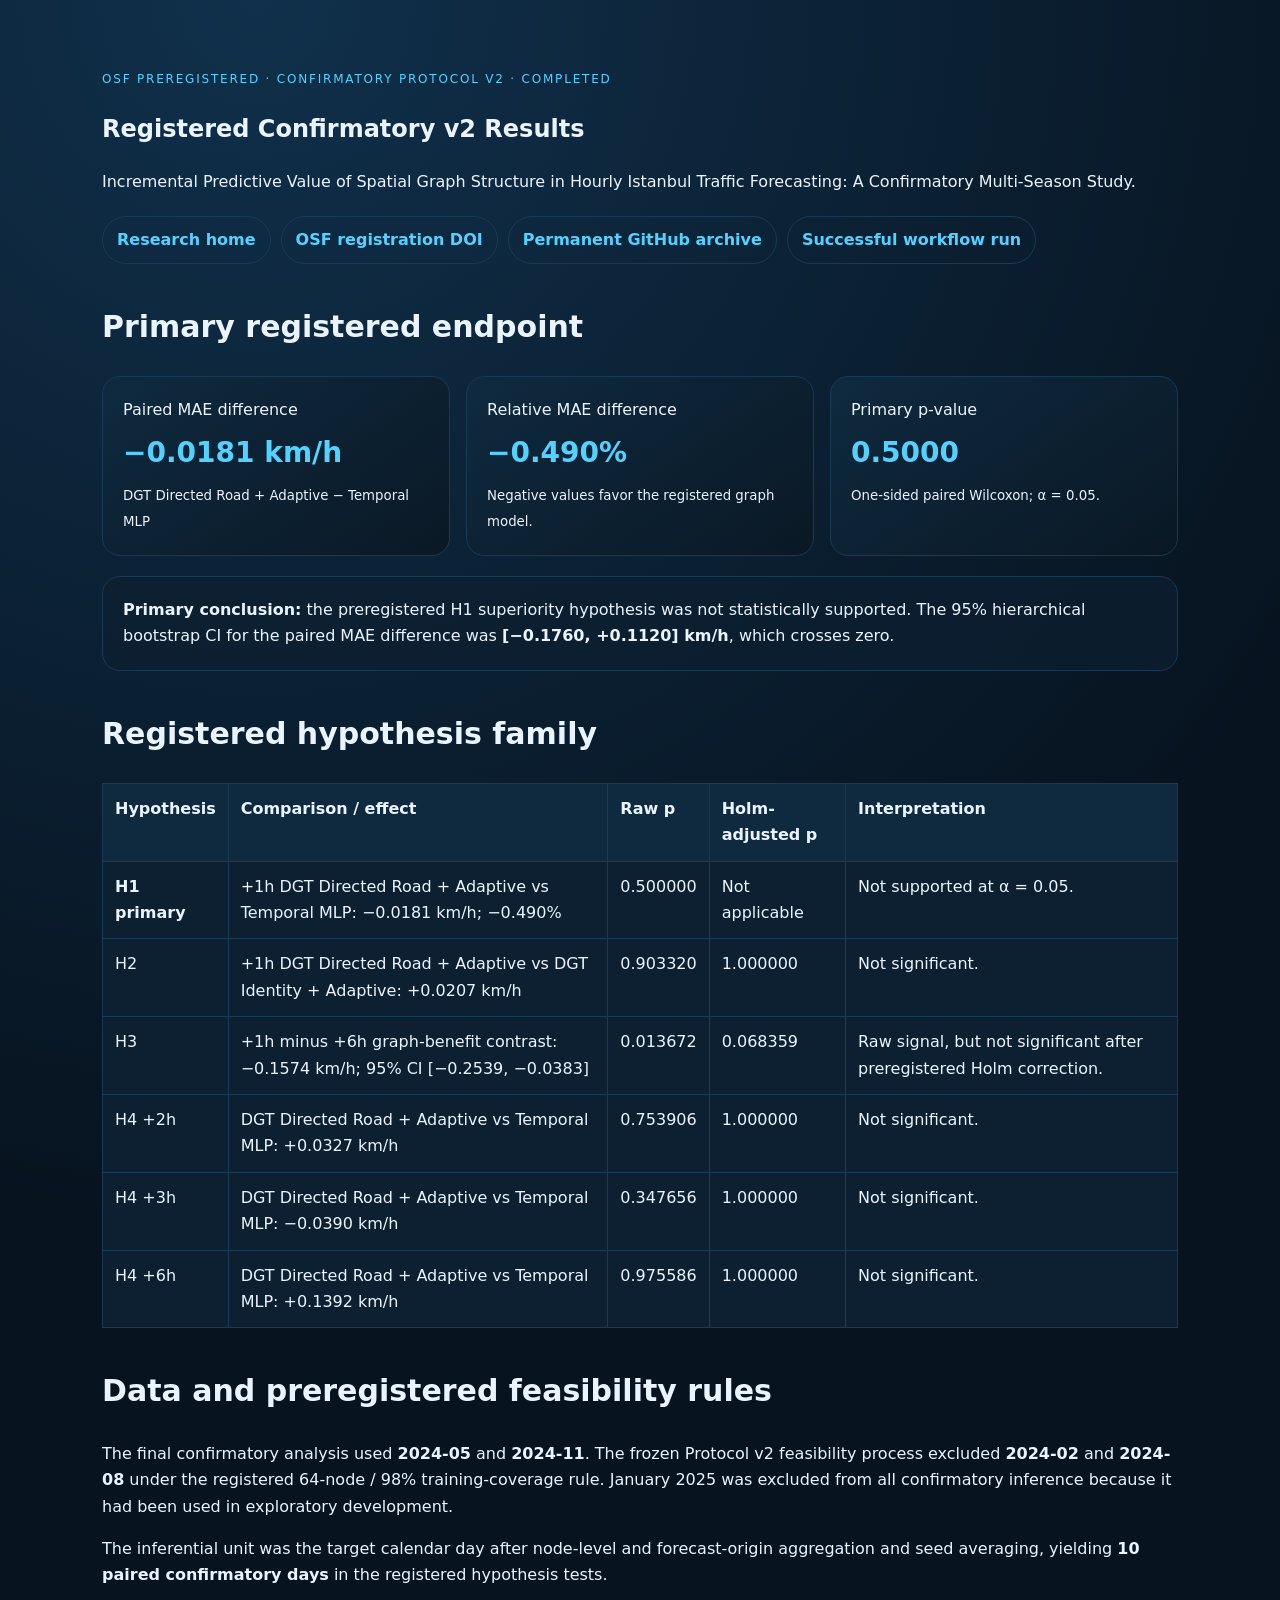
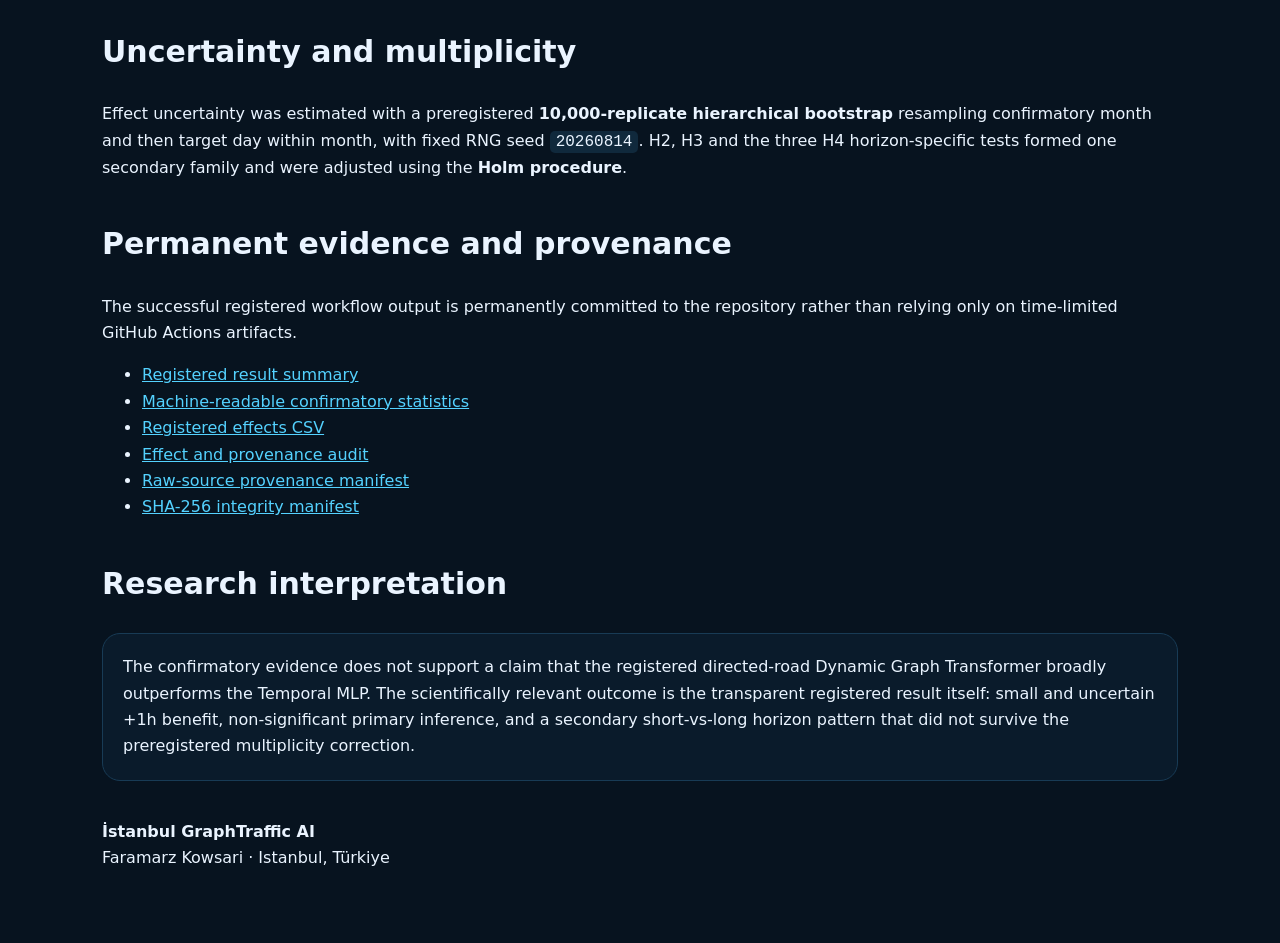
<file: docs/confirmatory-results.html>
<!doctype html>
<html lang="en">
<head>
<meta charset="utf-8">
<meta name="viewport" content="width=device-width,initial-scale=1">
<title>Registered Confirmatory v2 Results | İstanbul GraphTraffic AI</title>
<meta name="description" content="Registered confirmatory results for Istanbul traffic forecasting with Dynamic Graph Transformer and Temporal MLP, including OSF preregistration, effect sizes, uncertainty, Holm correction and provenance.">
<meta name="robots" content="index,follow,max-image-preview:large,max-snippet:-1">
<meta name="author" content="Faramarz Kowsari">
<link rel="canonical" href="https://faramarzkowsari.github.io/istanbul-graphtraffic-ai/confirmatory-results.html">
<meta property="og:type" content="article">
<meta property="og:title" content="Registered Confirmatory v2 Results | İstanbul GraphTraffic AI">
<meta property="og:description" content="Preregistered confirmatory evidence, effect estimates, statistical tests and permanent provenance archive.">
<meta property="og:image" content="https://faramarzkowsari.github.io/istanbul-graphtraffic-ai/assets/social-preview.png">
<meta name="twitter:card" content="summary_large_image">
<script type="application/ld+json">
{
  "@context": "https://schema.org",
  "@graph": [
    {
      "@type": "Person",
      "@id": "https://faramarzkowsari.github.io/#faramarz-kowsari",
      "name": "Faramarz Kowsari",
      "url": "https://faramarzkowsari.github.io/",
      "sameAs": [
        "https://orcid.org/0000-0003-1692-0453",
        "https://github.com/FaramarzKowsari"
      ]
    },
    {
      "@type": "Report",
      "@id": "https://faramarzkowsari.github.io/istanbul-graphtraffic-ai/confirmatory-results.html#report",
      "name": "İstanbul GraphTraffic AI — Registered Confirmatory v2 Results",
      "headline": "Registered Confirmatory Results for Directed Road-Graph Traffic Forecasting in Istanbul",
      "description": "Registered confirmatory results for Dynamic Graph Transformer versus Temporal MLP forecasting using public IBB traffic data.",
      "datePublished": "2026-08-14",
      "author": {
        "@id": "https://faramarzkowsari.github.io/#faramarz-kowsari"
      },
      "url": "https://faramarzkowsari.github.io/istanbul-graphtraffic-ai/confirmatory-results.html",
      "identifier": [
        {
          "@type": "PropertyValue",
          "propertyID": "OSF Registration DOI",
          "value": "10.17605/OSF.IO/FM5R7",
          "url": "https://doi.org/10.17605/OSF.IO/FM5R7"
        },
        {
          "@type": "PropertyValue",
          "propertyID": "Zenodo Version DOI",
          "value": "10.5281/zenodo.21916357",
          "url": "https://doi.org/10.5281/zenodo.21916357"
        }
      ],
      "isPartOf": {
        "@id": "https://faramarzkowsari.github.io/istanbul-graphtraffic-ai/#research-project"
      }
    }
  ]
}
</script>
<link rel="stylesheet" href="assets/site.css">
<style>
.results-table{width:100%;border-collapse:collapse;margin:20px 0}
.results-table th,.results-table td{border:1px solid var(--line);padding:12px;text-align:left;vertical-align:top}
.results-table th{background:rgba(15,42,64,.95)}
.callout{padding:20px;border:1px solid var(--line);border-radius:18px;background:rgba(13,32,49,.68);margin:20px 0}
.metrics{display:grid;grid-template-columns:repeat(3,1fr);gap:16px}
.metric{padding:20px;border:1px solid var(--line);border-radius:18px;background:linear-gradient(145deg,rgba(15,42,64,.95),rgba(10,24,36,.95))}
.metric strong{display:block;font-size:28px;color:var(--cyan);margin:6px 0}
.actions{display:flex;gap:10px;flex-wrap:wrap;margin:20px 0}
.actions a{padding:10px 14px;border:1px solid var(--line);border-radius:999px;text-decoration:none;font-weight:700}
code{overflow-wrap:anywhere}
@media(max-width:850px){.metrics{grid-template-columns:1fr}}
</style>
</head>
<body><main class="wrap">
<section>
<div class="eyebrow">OSF preregistered · Confirmatory Protocol v2 · Completed</div>
<h1>Registered Confirmatory v2 Results</h1>
<p class="seo-intro">Incremental Predictive Value of Spatial Graph Structure in Hourly Istanbul Traffic Forecasting: A Confirmatory Multi-Season Study.</p>
<div class="actions"><a href="https://faramarzkowsari.github.io/istanbul-graphtraffic-ai/">Research home</a><a href="https://doi.org/10.17605/OSF.IO/FM5R7">OSF registration DOI</a><a href="https://github.com/FaramarzKowsari/istanbul-graphtraffic-ai/tree/main/archive/confirmatory-v2">Permanent GitHub archive</a><a href="https://github.com/FaramarzKowsari/istanbul-graphtraffic-ai/actions/runs/31837216931">Successful workflow run</a></div>
</section>
<section><h2>Primary registered endpoint</h2>
<div class="metrics"><div class="metric"><span>Paired MAE difference</span><strong>−0.0181 km/h</strong><small>DGT Directed Road + Adaptive − Temporal MLP</small></div><div class="metric"><span>Relative MAE difference</span><strong>−0.490%</strong><small>Negative values favor the registered graph model.</small></div><div class="metric"><span>Primary p-value</span><strong>0.5000</strong><small>One-sided paired Wilcoxon; α = 0.05.</small></div></div>
<div class="callout"><strong>Primary conclusion:</strong> the preregistered H1 superiority hypothesis was not statistically supported. The 95% hierarchical bootstrap CI for the paired MAE difference was <strong>[−0.1760, +0.1120] km/h</strong>, which crosses zero.</div>
</section>
<section><h2>Registered hypothesis family</h2>
<table class="results-table"><thead><tr><th>Hypothesis</th><th>Comparison / effect</th><th>Raw p</th><th>Holm-adjusted p</th><th>Interpretation</th></tr></thead><tbody>
<tr><td><strong>H1 primary</strong></td><td>+1h DGT Directed Road + Adaptive vs Temporal MLP: −0.0181 km/h; −0.490%</td><td>0.500000</td><td>Not applicable</td><td>Not supported at α = 0.05.</td></tr>
<tr><td>H2</td><td>+1h DGT Directed Road + Adaptive vs DGT Identity + Adaptive: +0.0207 km/h</td><td>0.903320</td><td>1.000000</td><td>Not significant.</td></tr>
<tr><td>H3</td><td>+1h minus +6h graph-benefit contrast: −0.1574 km/h; 95% CI [−0.2539, −0.0383]</td><td>0.013672</td><td>0.068359</td><td>Raw signal, but not significant after preregistered Holm correction.</td></tr>
<tr><td>H4 +2h</td><td>DGT Directed Road + Adaptive vs Temporal MLP: +0.0327 km/h</td><td>0.753906</td><td>1.000000</td><td>Not significant.</td></tr>
<tr><td>H4 +3h</td><td>DGT Directed Road + Adaptive vs Temporal MLP: −0.0390 km/h</td><td>0.347656</td><td>1.000000</td><td>Not significant.</td></tr>
<tr><td>H4 +6h</td><td>DGT Directed Road + Adaptive vs Temporal MLP: +0.1392 km/h</td><td>0.975586</td><td>1.000000</td><td>Not significant.</td></tr>
</tbody></table>
</section>
<section><h2>Data and preregistered feasibility rules</h2><p>The final confirmatory analysis used <strong>2024-05</strong> and <strong>2024-11</strong>. The frozen Protocol v2 feasibility process excluded <strong>2024-02</strong> and <strong>2024-08</strong> under the registered 64-node / 98% training-coverage rule. January 2025 was excluded from all confirmatory inference because it had been used in exploratory development.</p><p>The inferential unit was the target calendar day after node-level and forecast-origin aggregation and seed averaging, yielding <strong>10 paired confirmatory days</strong> in the registered hypothesis tests.</p></section>
<section><h2>Uncertainty and multiplicity</h2><p>Effect uncertainty was estimated with a preregistered <strong>10,000-replicate hierarchical bootstrap</strong> resampling confirmatory month and then target day within month, with fixed RNG seed <code>20260814</code>. H2, H3 and the three H4 horizon-specific tests formed one secondary family and were adjusted using the <strong>Holm procedure</strong>.</p></section>
<section><h2>Permanent evidence and provenance</h2><p>The successful registered workflow output is permanently committed to the repository rather than relying only on time-limited GitHub Actions artifacts.</p>
<ul>
<li><a href="https://github.com/FaramarzKowsari/istanbul-graphtraffic-ai/blob/main/archive/confirmatory-v2/reports/confirmatory/CONFIRMATORY_RESULTS.md">Registered result summary</a></li>
<li><a href="https://github.com/FaramarzKowsari/istanbul-graphtraffic-ai/blob/main/archive/confirmatory-v2/reports/confirmatory/confirmatory_statistics.json">Machine-readable confirmatory statistics</a></li>
<li><a href="https://github.com/FaramarzKowsari/istanbul-graphtraffic-ai/blob/main/archive/confirmatory-v2/reports/confirmatory/registered_effects.csv">Registered effects CSV</a></li>
<li><a href="https://github.com/FaramarzKowsari/istanbul-graphtraffic-ai/blob/main/archive/confirmatory-v2/reports/confirmatory/REGISTERED_EFFECTS_AND_PROVENANCE.md">Effect and provenance audit</a></li>
<li><a href="https://github.com/FaramarzKowsari/istanbul-graphtraffic-ai/blob/main/archive/confirmatory-v2/reports/confirmatory/raw_source_provenance_manifest.json">Raw-source provenance manifest</a></li>
<li><a href="https://github.com/FaramarzKowsari/istanbul-graphtraffic-ai/blob/main/archive/confirmatory-v2/SHA256SUMS.txt">SHA-256 integrity manifest</a></li>
</ul>
</section>
<section><h2>Research interpretation</h2><div class="callout">The confirmatory evidence does not support a claim that the registered directed-road Dynamic Graph Transformer broadly outperforms the Temporal MLP. The scientifically relevant outcome is the transparent registered result itself: small and uncertain +1h benefit, non-significant primary inference, and a secondary short-vs-long horizon pattern that did not survive the preregistered multiplicity correction.</div></section>
<footer><strong>İstanbul GraphTraffic AI</strong><br>Faramarz Kowsari · Istanbul, Türkiye</footer>
</main></body></html>
</file>
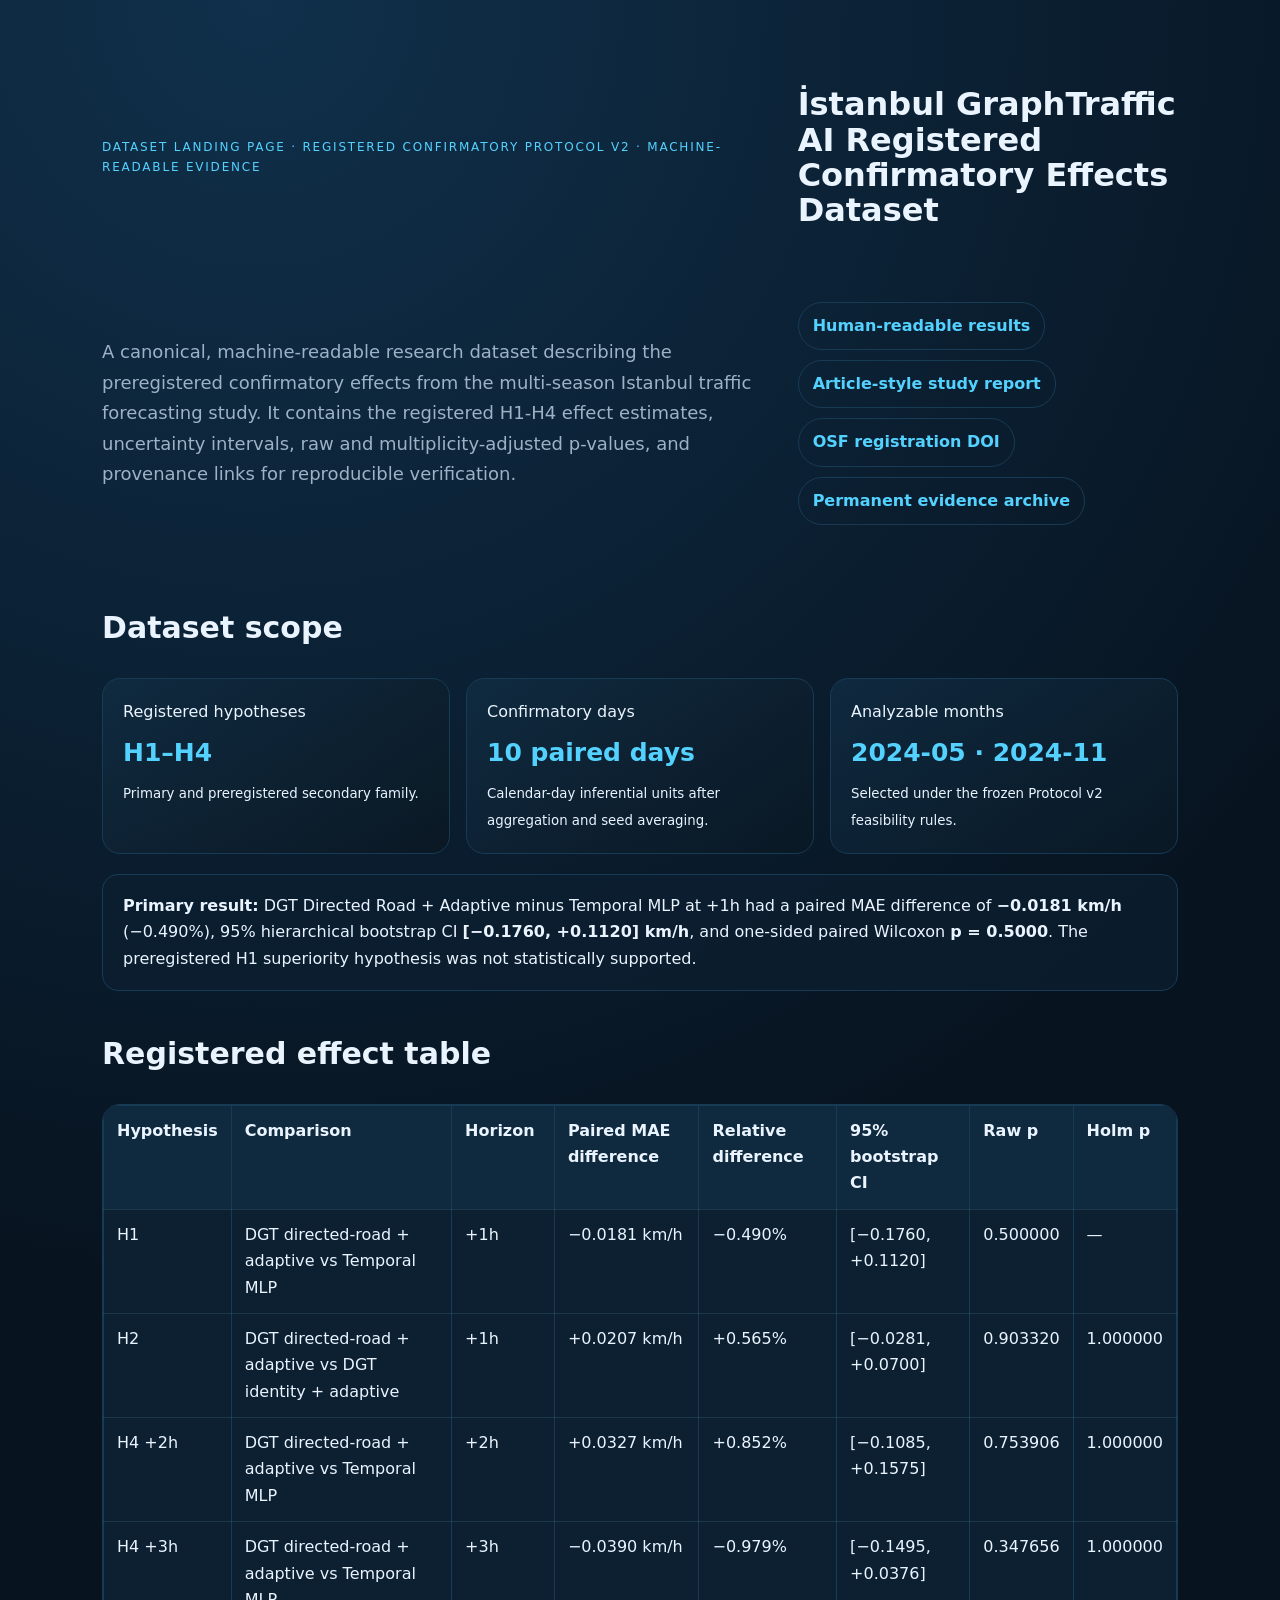
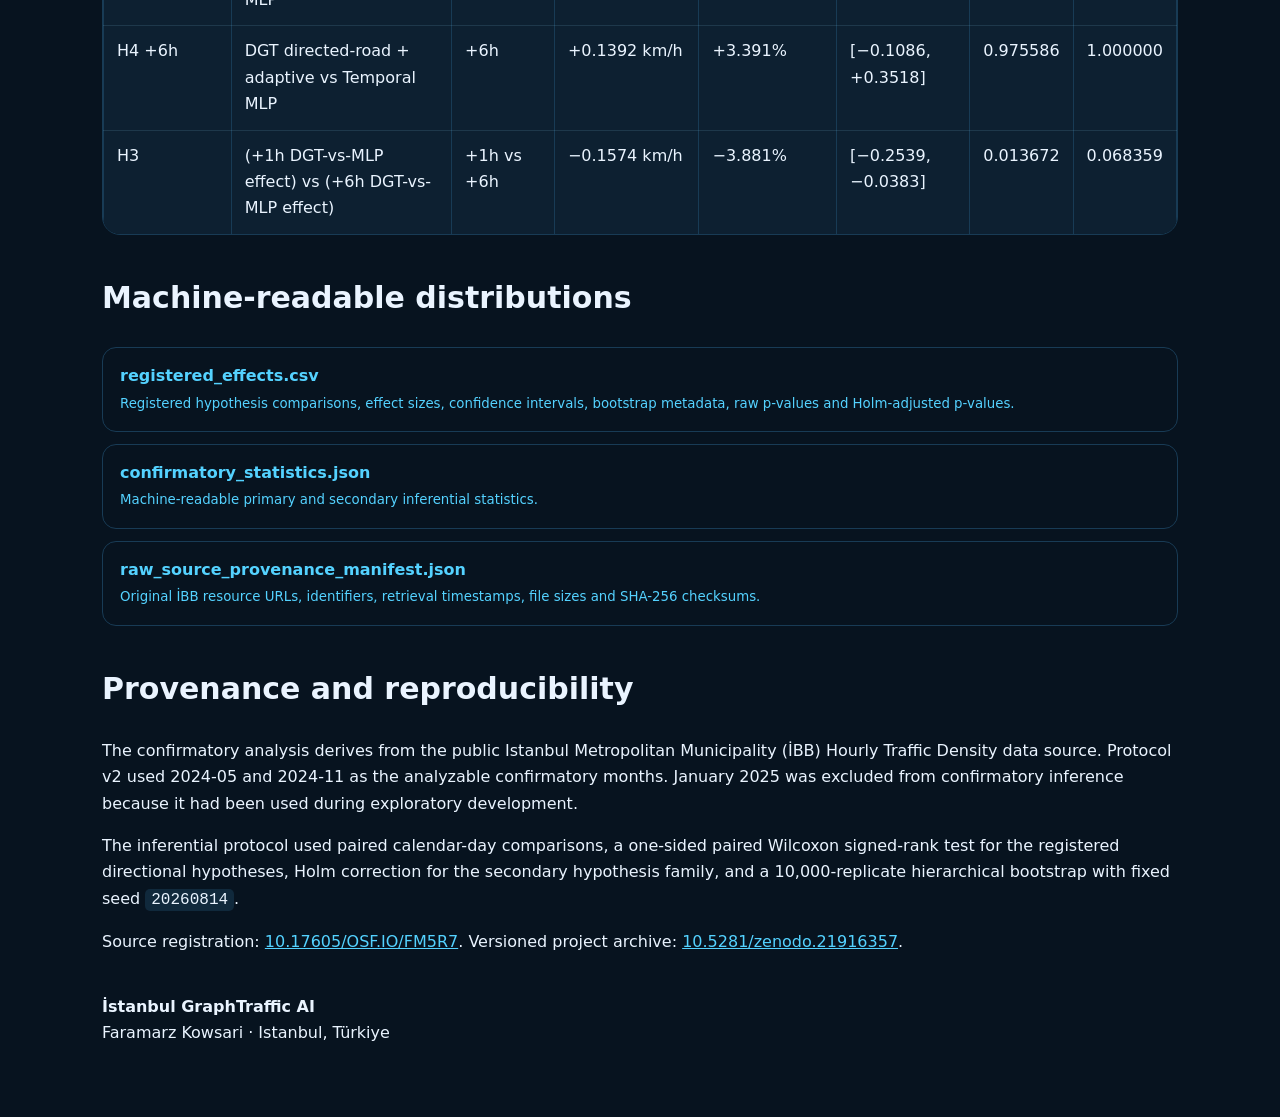
<file: docs/registered-confirmatory-dataset.html>
<!doctype html>
<html lang="en">
<head>
<meta charset="utf-8">
<meta name="viewport" content="width=device-width,initial-scale=1">
<title>Registered Confirmatory Dataset | İstanbul GraphTraffic AI</title>
<meta name="description" content="Machine-readable registered confirmatory effects and statistical outputs for İstanbul GraphTraffic AI, including CSV and JSON distributions, OSF preregistration, provenance, uncertainty and multiplicity-adjusted results.">
<meta name="robots" content="index,follow,max-image-preview:large,max-snippet:-1">
<meta name="author" content="Faramarz Kowsari">
<link rel="canonical" href="https://faramarzkowsari.github.io/istanbul-graphtraffic-ai/registered-confirmatory-dataset.html">
<meta property="og:type" content="website">
<meta property="og:title" content="Registered Confirmatory Dataset | İstanbul GraphTraffic AI">
<meta property="og:description" content="Machine-readable preregistered traffic-forecasting effects, confidence intervals, p-values and provenance for the İstanbul GraphTraffic AI confirmatory study.">
<meta property="og:url" content="https://faramarzkowsari.github.io/istanbul-graphtraffic-ai/registered-confirmatory-dataset.html">
<meta property="og:image" content="https://faramarzkowsari.github.io/istanbul-graphtraffic-ai/assets/social-preview.png">
<meta name="twitter:card" content="summary_large_image">
<meta name="twitter:title" content="Registered Confirmatory Dataset | İstanbul GraphTraffic AI">
<meta name="twitter:description" content="CSV and JSON distributions for the preregistered confirmatory traffic-forecasting results.">
<meta name="twitter:image" content="https://faramarzkowsari.github.io/istanbul-graphtraffic-ai/assets/social-preview.png">
<script type="application/ld+json">
{
  "@context": "https://schema.org",
  "@graph": [
    {
      "@type": "Person",
      "@id": "https://faramarzkowsari.github.io/#faramarz-kowsari",
      "name": "Faramarz Kowsari",
      "url": "https://faramarzkowsari.github.io/",
      "sameAs": [
        "https://github.com/FaramarzKowsari",
        "https://orcid.org/0000-0003-1692-0453",
        "https://scholar.google.com/citations?user=G7tP5WMAAAAJ&hl=en"
      ]
    },
    {
      "@type": "Dataset",
      "@id": "https://faramarzkowsari.github.io/istanbul-graphtraffic-ai/registered-confirmatory-dataset.html#dataset",
      "name": "İstanbul GraphTraffic AI Registered Confirmatory Effects Dataset — Protocol v2",
      "description": "Machine-readable registered confirmatory effects from a preregistered multi-season Istanbul traffic forecasting study comparing Dynamic Graph Transformer conditions with a Temporal MLP. The dataset reports horizon-specific MAE values, paired MAE differences, relative effects, hierarchical bootstrap confidence intervals, raw p-values and Holm-adjusted p-values for H1-H4.",
      "url": "https://faramarzkowsari.github.io/istanbul-graphtraffic-ai/registered-confirmatory-dataset.html",
      "creator": {"@id": "https://faramarzkowsari.github.io/#faramarz-kowsari"},
      "datePublished": "2026-08-15",
      "dateModified": "2026-08-15",
      "inLanguage": "en",
      "keywords": [
        "Istanbul traffic forecasting",
        "graph neural networks",
        "Dynamic Graph Transformer",
        "ST-GNN",
        "traffic prediction",
        "preregistration",
        "reproducible research",
        "effect sizes",
        "Wilcoxon signed-rank test",
        "hierarchical bootstrap"
      ],
      "spatialCoverage": {
        "@type": "Place",
        "name": "Istanbul, Türkiye"
      },
      "temporalCoverage": ["2024-05", "2024-11"],
      "measurementTechnique": "Preregistered multi-season forecasting benchmark with 64 selected traffic locations, 24-hour input history, +1h/+2h/+3h/+6h forecast horizons, paired calendar-day inference, one-sided paired Wilcoxon signed-rank tests, Holm correction for the secondary family, and a 10,000-replicate hierarchical bootstrap.",
      "variableMeasured": [
        {"@type": "PropertyValue", "name": "Mean model MAE", "unitText": "km/h"},
        {"@type": "PropertyValue", "name": "Mean reference MAE", "unitText": "km/h"},
        {"@type": "PropertyValue", "name": "Mean paired MAE difference", "unitText": "km/h"},
        {"@type": "PropertyValue", "name": "Relative MAE difference", "unitText": "percent"},
        {"@type": "PropertyValue", "name": "95% hierarchical bootstrap confidence interval"},
        {"@type": "PropertyValue", "name": "Raw p-value"},
        {"@type": "PropertyValue", "name": "Holm-adjusted p-value"}
      ],
      "identifier": [
        {
          "@type": "PropertyValue",
          "propertyID": "OSF Registration DOI",
          "value": "10.17605/OSF.IO/FM5R7",
          "url": "https://doi.org/10.17605/OSF.IO/FM5R7"
        },
        {
          "@type": "PropertyValue",
          "propertyID": "Zenodo Version DOI",
          "value": "10.5281/zenodo.21916357",
          "url": "https://doi.org/10.5281/zenodo.21916357"
        }
      ],
      "isBasedOn": [
        "https://data.ibb.gov.tr/dataset/3ee6d744-5da2-40c8-9cd6-0e3e41f1928f",
        "https://doi.org/10.17605/OSF.IO/FM5R7"
      ],
      "distribution": [
        {
          "@type": "DataDownload",
          "name": "Registered effects CSV",
          "encodingFormat": "text/csv",
          "contentUrl": "https://raw.githubusercontent.com/FaramarzKowsari/istanbul-graphtraffic-ai/main/archive/confirmatory-v2/reports/confirmatory/registered_effects.csv"
        },
        {
          "@type": "DataDownload",
          "name": "Confirmatory statistics JSON",
          "encodingFormat": "application/json",
          "contentUrl": "https://raw.githubusercontent.com/FaramarzKowsari/istanbul-graphtraffic-ai/main/archive/confirmatory-v2/reports/confirmatory/confirmatory_statistics.json"
        },
        {
          "@type": "DataDownload",
          "name": "Raw-source provenance manifest JSON",
          "encodingFormat": "application/json",
          "contentUrl": "https://raw.githubusercontent.com/FaramarzKowsari/istanbul-graphtraffic-ai/main/archive/confirmatory-v2/reports/confirmatory/raw_source_provenance_manifest.json"
        }
      ],
      "subjectOf": {
        "@type": "ScholarlyArticle",
        "url": "https://faramarzkowsari.github.io/istanbul-graphtraffic-ai/registered-confirmatory-study.html",
        "name": "Incremental Predictive Value of Spatial Graph Structure in Hourly Istanbul Traffic Forecasting: A Confirmatory Multi-Season Study"
      }
    },
    {
      "@type": "WebPage",
      "@id": "https://faramarzkowsari.github.io/istanbul-graphtraffic-ai/registered-confirmatory-dataset.html#webpage",
      "url": "https://faramarzkowsari.github.io/istanbul-graphtraffic-ai/registered-confirmatory-dataset.html",
      "name": "Registered Confirmatory Dataset | İstanbul GraphTraffic AI",
      "description": "Canonical landing page for the machine-readable registered confirmatory outputs of the İstanbul GraphTraffic AI Protocol v2 study.",
      "mainEntity": {"@id": "https://faramarzkowsari.github.io/istanbul-graphtraffic-ai/registered-confirmatory-dataset.html#dataset"},
      "author": {"@id": "https://faramarzkowsari.github.io/#faramarz-kowsari"},
      "inLanguage": "en"
    }
  ]
}
</script>
<link rel="stylesheet" href="assets/site.css">
<style>
.dataset-hero{padding:34px 0 18px}.dataset-hero h1{max-width:1000px;line-height:1.1}.lede{font-size:18px;line-height:1.7;color:var(--muted);max-width:980px}.actions{display:flex;gap:10px;flex-wrap:wrap;margin:22px 0}.actions a{display:inline-flex;padding:10px 14px;border:1px solid var(--line);border-radius:999px;text-decoration:none;font-weight:700}.grid{display:grid;grid-template-columns:repeat(3,1fr);gap:16px}.card{padding:20px;border:1px solid var(--line);border-radius:18px;background:linear-gradient(145deg,rgba(15,42,64,.95),rgba(10,24,36,.95))}.card strong{display:block;color:var(--cyan);font-size:25px;margin:7px 0}.table-wrap{overflow-x:auto;border:1px solid var(--line);border-radius:18px;margin:18px 0}table{width:100%;border-collapse:collapse;min-width:980px}th,td{padding:12px 13px;border-bottom:1px solid rgba(120,180,210,.16);text-align:left;vertical-align:top}th{background:rgba(15,42,64,.95)}tr:last-child td{border-bottom:0}.callout{padding:18px 20px;border:1px solid var(--line);border-radius:16px;background:rgba(13,32,49,.68);margin:20px 0}.download-list{display:grid;gap:12px}.download-list a{display:block;padding:15px 17px;border:1px solid var(--line);border-radius:14px;text-decoration:none}code{overflow-wrap:anywhere}@media(max-width:900px){.grid{grid-template-columns:1fr}}
</style>
</head>
<body><main class="wrap">
<header class="dataset-hero">
<div class="eyebrow">Dataset landing page · Registered confirmatory Protocol v2 · Machine-readable evidence</div>
<h1>İstanbul GraphTraffic AI Registered Confirmatory Effects Dataset</h1>
<p class="lede">A canonical, machine-readable research dataset describing the preregistered confirmatory effects from the multi-season Istanbul traffic forecasting study. It contains the registered H1-H4 effect estimates, uncertainty intervals, raw and multiplicity-adjusted p-values, and provenance links for reproducible verification.</p>
<div class="actions">
<a href="confirmatory-results.html">Human-readable results</a>
<a href="registered-confirmatory-study.html">Article-style study report</a>
<a href="https://doi.org/10.17605/OSF.IO/FM5R7">OSF registration DOI</a>
<a href="https://github.com/FaramarzKowsari/istanbul-graphtraffic-ai/tree/main/archive/confirmatory-v2">Permanent evidence archive</a>
</div>
</header>
<section>
<h2>Dataset scope</h2>
<div class="grid">
<div class="card"><span>Registered hypotheses</span><strong>H1–H4</strong><small>Primary and preregistered secondary family.</small></div>
<div class="card"><span>Confirmatory days</span><strong>10 paired days</strong><small>Calendar-day inferential units after aggregation and seed averaging.</small></div>
<div class="card"><span>Analyzable months</span><strong>2024-05 · 2024-11</strong><small>Selected under the frozen Protocol v2 feasibility rules.</small></div>
</div>
<div class="callout"><strong>Primary result:</strong> DGT Directed Road + Adaptive minus Temporal MLP at +1h had a paired MAE difference of <strong>−0.0181 km/h</strong> (−0.490%), 95% hierarchical bootstrap CI <strong>[−0.1760, +0.1120] km/h</strong>, and one-sided paired Wilcoxon <strong>p = 0.5000</strong>. The preregistered H1 superiority hypothesis was not statistically supported.</div>
</section>
<section>
<h2>Registered effect table</h2>
<div class="table-wrap"><table><thead><tr><th>Hypothesis</th><th>Comparison</th><th>Horizon</th><th>Paired MAE difference</th><th>Relative difference</th><th>95% bootstrap CI</th><th>Raw p</th><th>Holm p</th></tr></thead><tbody>
<tr><td>H1</td><td>DGT directed-road + adaptive vs Temporal MLP</td><td>+1h</td><td>−0.0181 km/h</td><td>−0.490%</td><td>[−0.1760, +0.1120]</td><td>0.500000</td><td>—</td></tr>
<tr><td>H2</td><td>DGT directed-road + adaptive vs DGT identity + adaptive</td><td>+1h</td><td>+0.0207 km/h</td><td>+0.565%</td><td>[−0.0281, +0.0700]</td><td>0.903320</td><td>1.000000</td></tr>
<tr><td>H4 +2h</td><td>DGT directed-road + adaptive vs Temporal MLP</td><td>+2h</td><td>+0.0327 km/h</td><td>+0.852%</td><td>[−0.1085, +0.1575]</td><td>0.753906</td><td>1.000000</td></tr>
<tr><td>H4 +3h</td><td>DGT directed-road + adaptive vs Temporal MLP</td><td>+3h</td><td>−0.0390 km/h</td><td>−0.979%</td><td>[−0.1495, +0.0376]</td><td>0.347656</td><td>1.000000</td></tr>
<tr><td>H4 +6h</td><td>DGT directed-road + adaptive vs Temporal MLP</td><td>+6h</td><td>+0.1392 km/h</td><td>+3.391%</td><td>[−0.1086, +0.3518]</td><td>0.975586</td><td>1.000000</td></tr>
<tr><td>H3</td><td>(+1h DGT-vs-MLP effect) vs (+6h DGT-vs-MLP effect)</td><td>+1h vs +6h</td><td>−0.1574 km/h</td><td>−3.881%</td><td>[−0.2539, −0.0383]</td><td>0.013672</td><td>0.068359</td></tr>
</tbody></table></div>
</section>
<section>
<h2>Machine-readable distributions</h2>
<div class="download-list">
<a href="https://raw.githubusercontent.com/FaramarzKowsari/istanbul-graphtraffic-ai/main/archive/confirmatory-v2/reports/confirmatory/registered_effects.csv"><strong>registered_effects.csv</strong><br><small>Registered hypothesis comparisons, effect sizes, confidence intervals, bootstrap metadata, raw p-values and Holm-adjusted p-values.</small></a>
<a href="https://raw.githubusercontent.com/FaramarzKowsari/istanbul-graphtraffic-ai/main/archive/confirmatory-v2/reports/confirmatory/confirmatory_statistics.json"><strong>confirmatory_statistics.json</strong><br><small>Machine-readable primary and secondary inferential statistics.</small></a>
<a href="https://raw.githubusercontent.com/FaramarzKowsari/istanbul-graphtraffic-ai/main/archive/confirmatory-v2/reports/confirmatory/raw_source_provenance_manifest.json"><strong>raw_source_provenance_manifest.json</strong><br><small>Original İBB resource URLs, identifiers, retrieval timestamps, file sizes and SHA-256 checksums.</small></a>
</div>
</section>
<section>
<h2>Provenance and reproducibility</h2>
<p>The confirmatory analysis derives from the public Istanbul Metropolitan Municipality (İBB) Hourly Traffic Density data source. Protocol v2 used 2024-05 and 2024-11 as the analyzable confirmatory months. January 2025 was excluded from confirmatory inference because it had been used during exploratory development.</p>
<p>The inferential protocol used paired calendar-day comparisons, a one-sided paired Wilcoxon signed-rank test for the registered directional hypotheses, Holm correction for the secondary hypothesis family, and a 10,000-replicate hierarchical bootstrap with fixed seed <code>20260814</code>.</p>
<p>Source registration: <a href="https://doi.org/10.17605/OSF.IO/FM5R7">10.17605/OSF.IO/FM5R7</a>. Versioned project archive: <a href="https://doi.org/10.5281/zenodo.21916357">10.5281/zenodo.21916357</a>.</p>
</section>
<footer><strong>İstanbul GraphTraffic AI</strong><br>Faramarz Kowsari · Istanbul, Türkiye</footer>
</main></body></html>
</file>
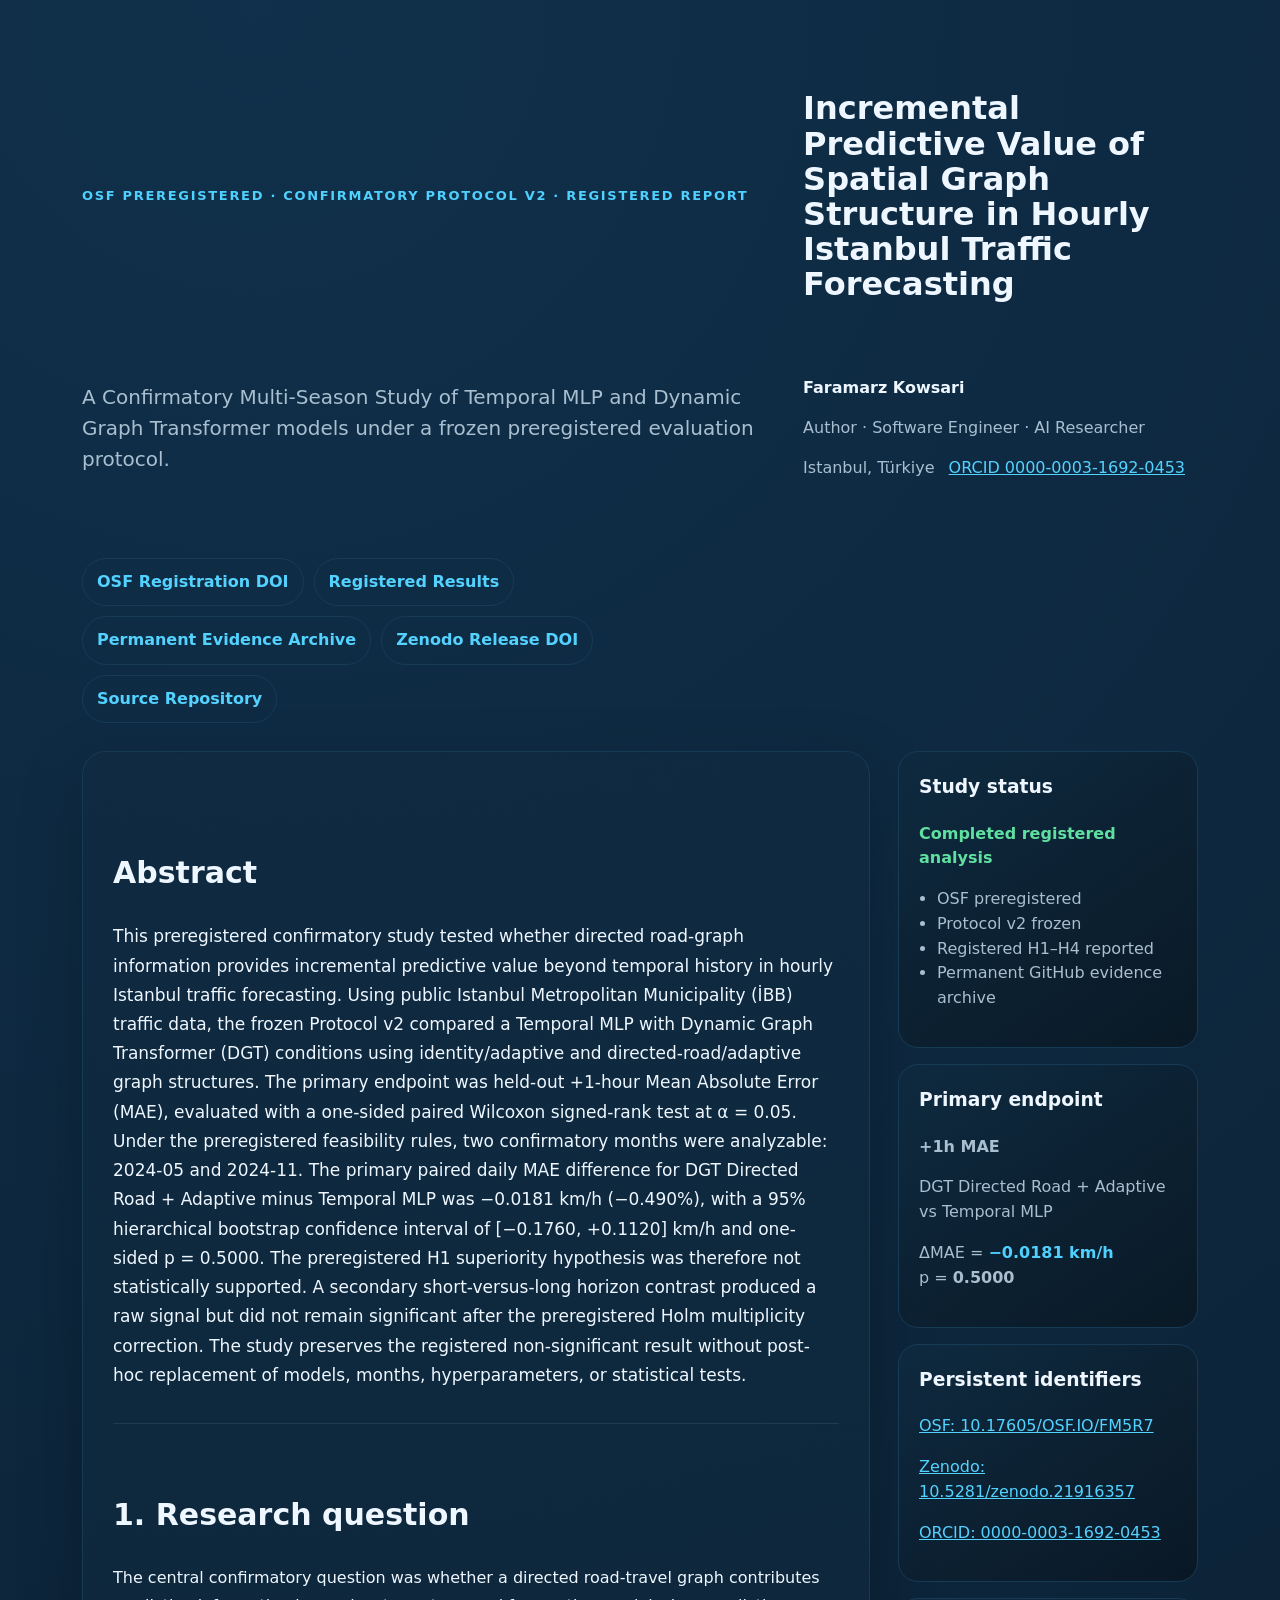
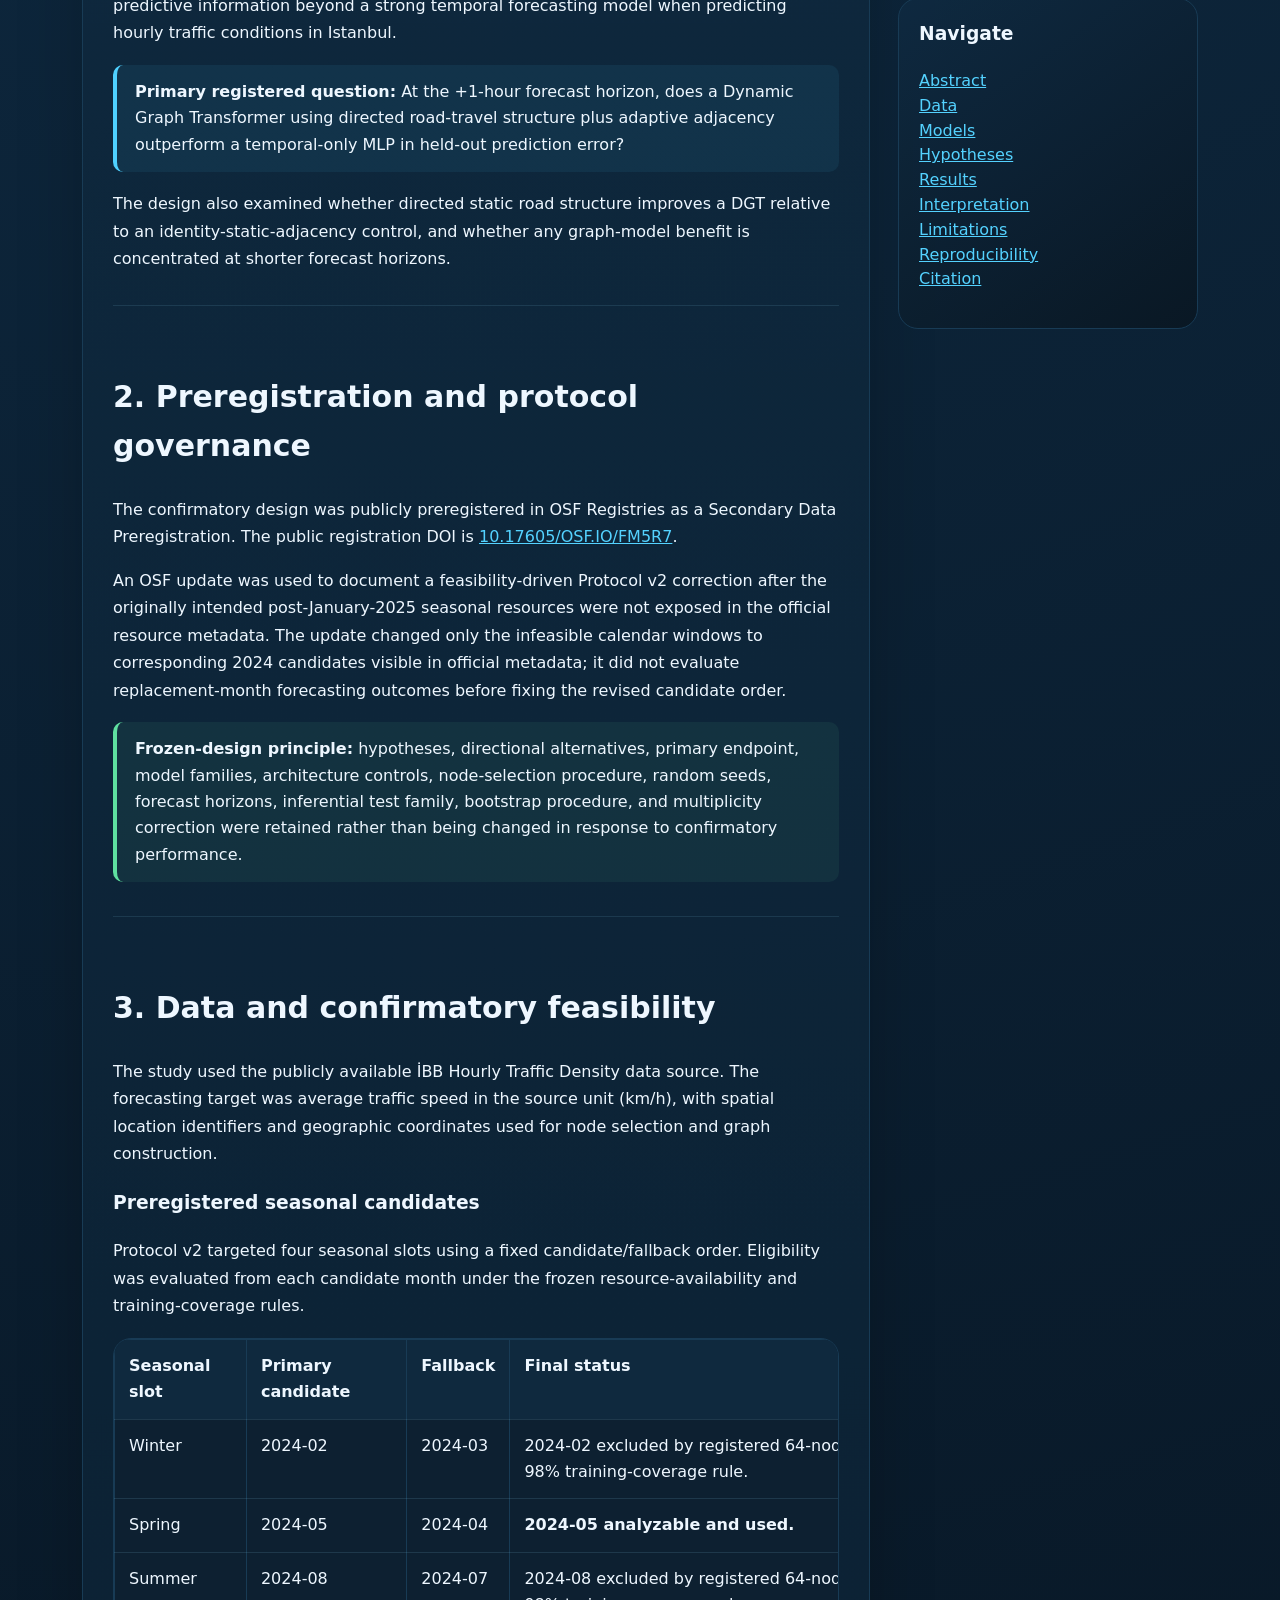
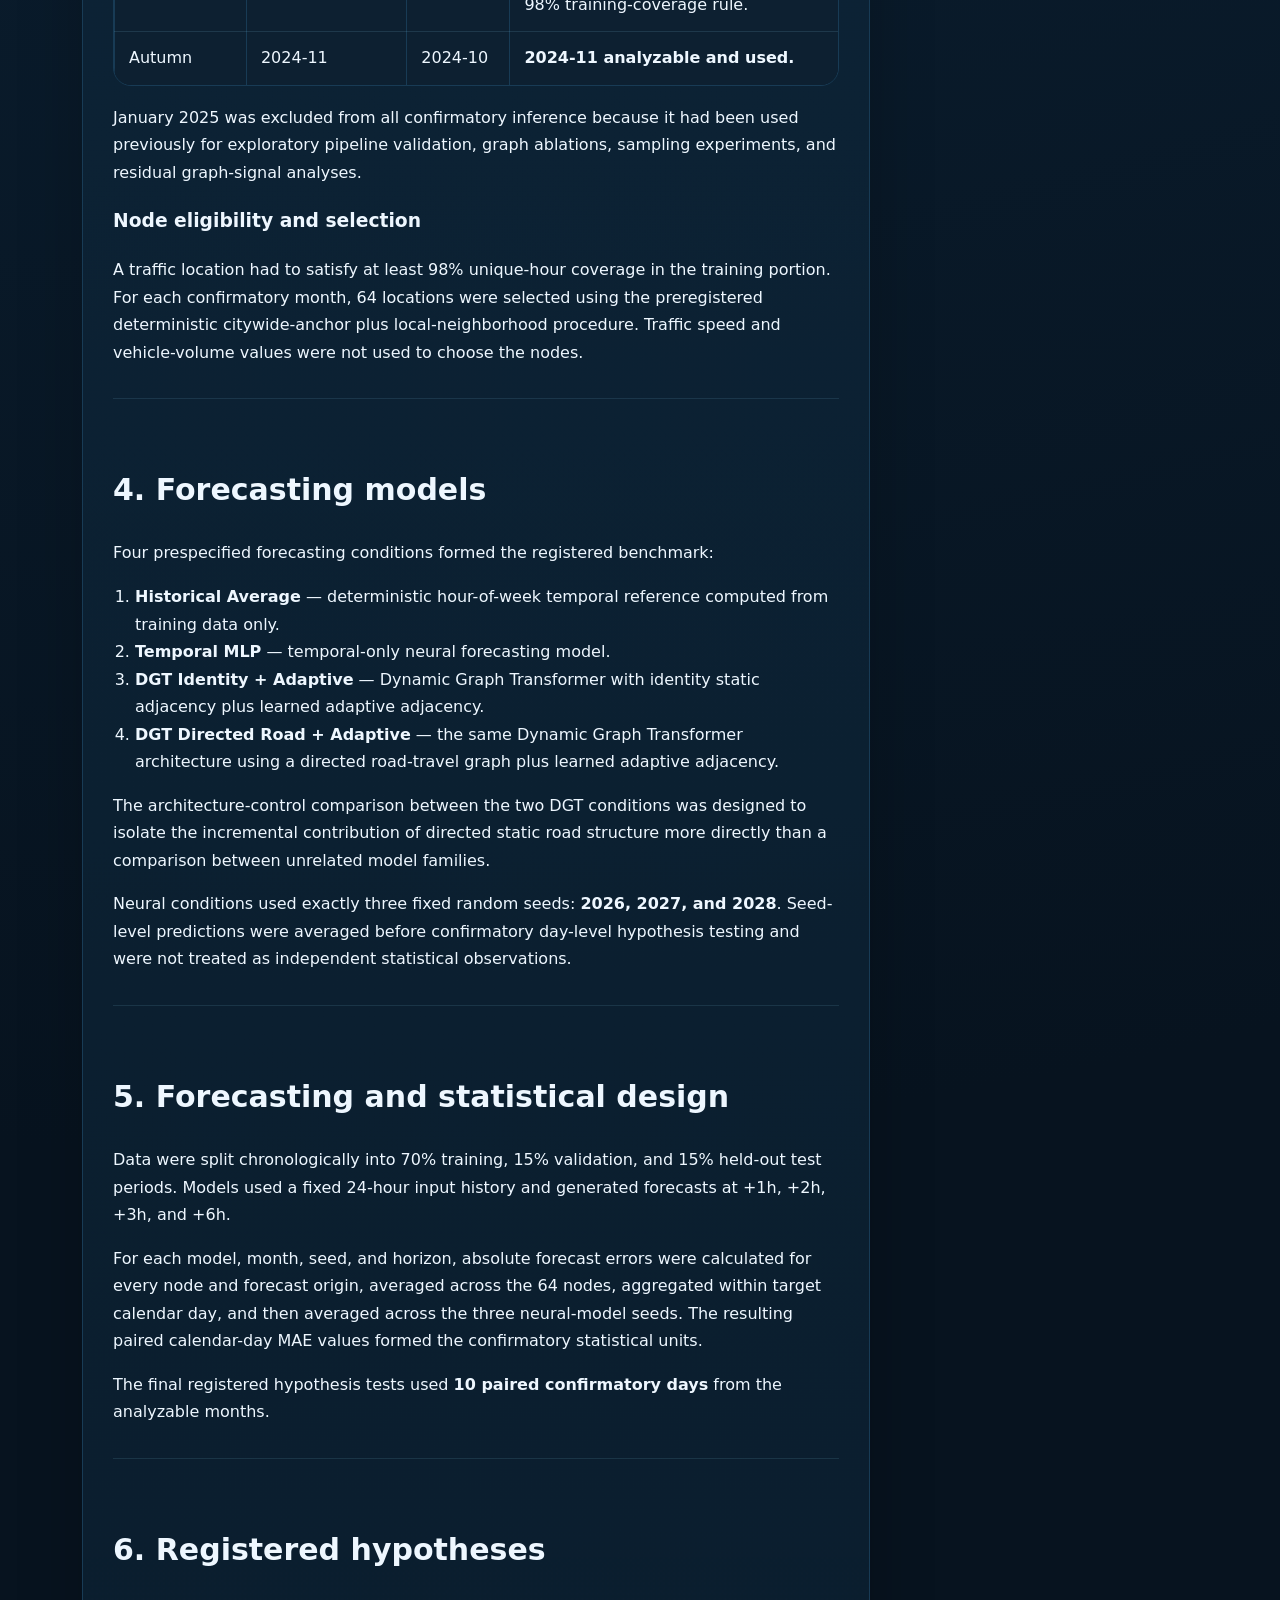
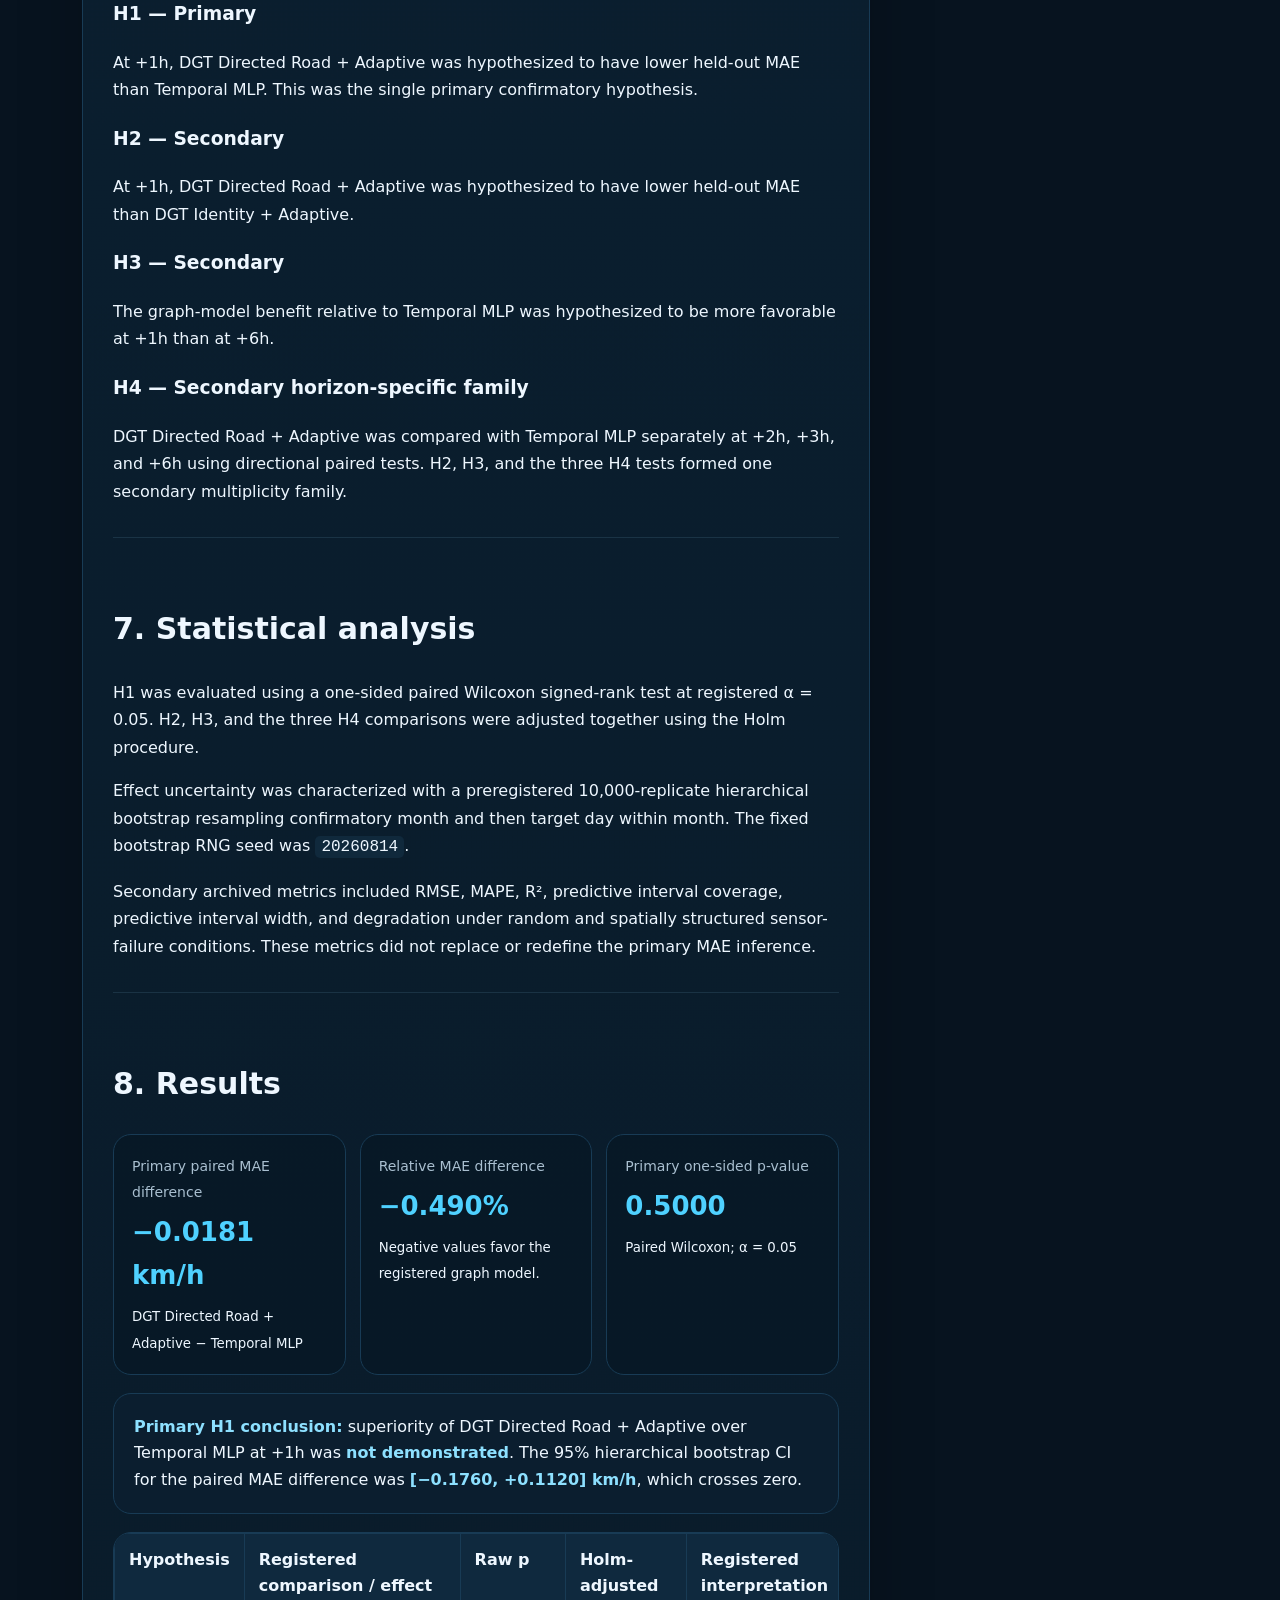
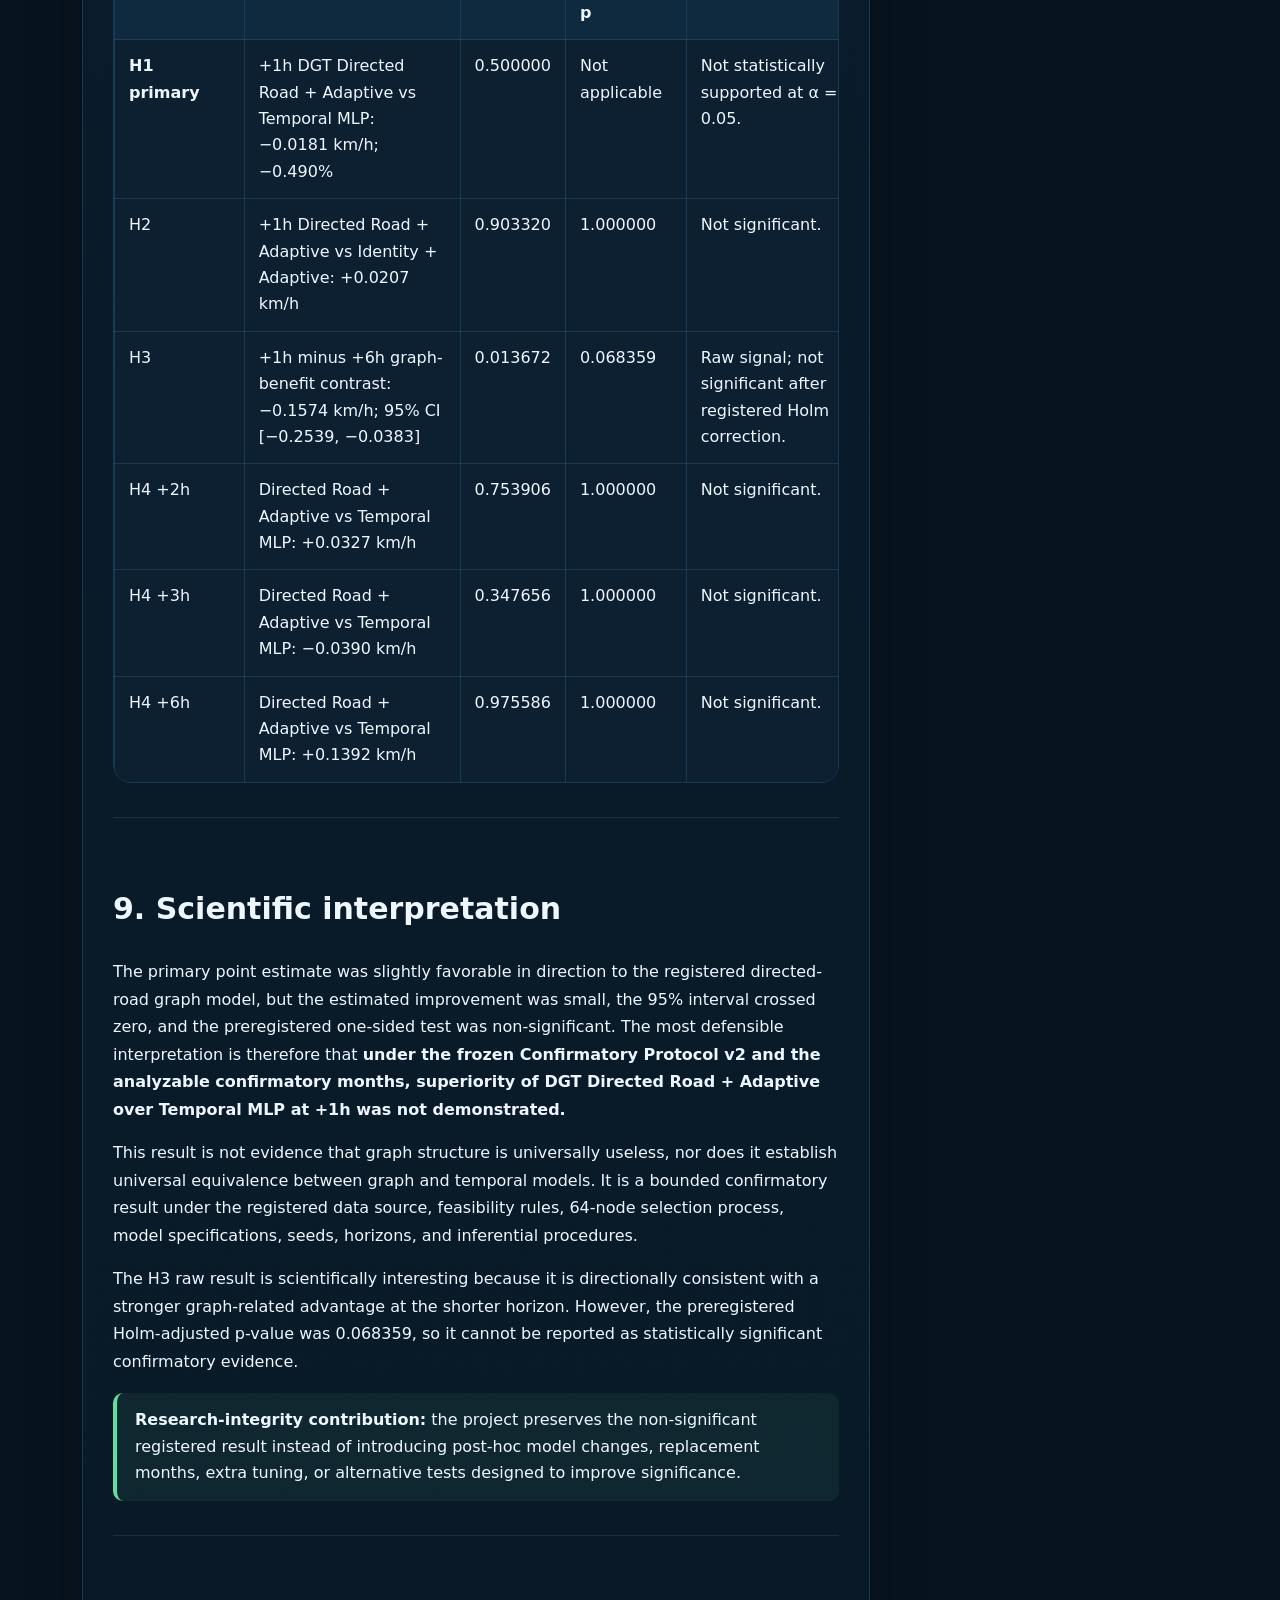
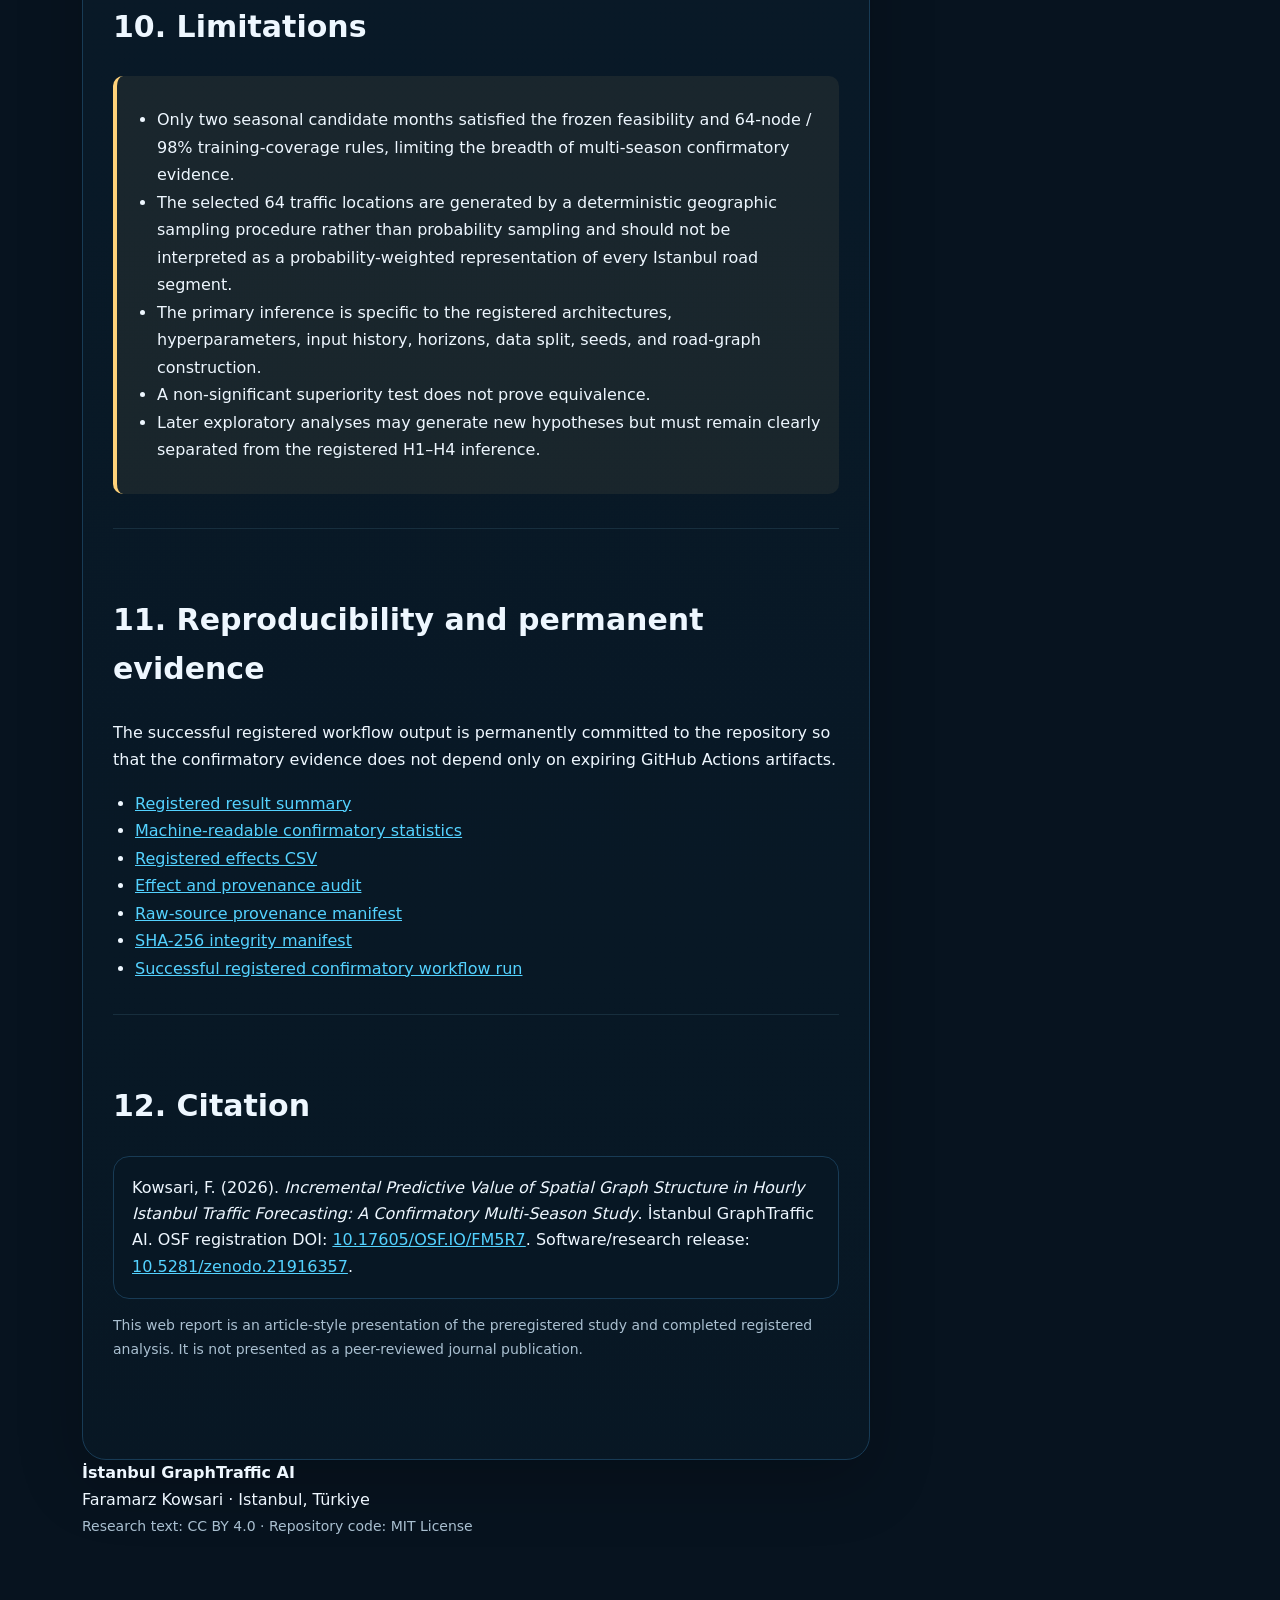
<file: docs/registered-confirmatory-study.html>
<!doctype html>
<html lang="en">
<head>
<meta charset="utf-8">
<meta name="viewport" content="width=device-width,initial-scale=1">
<title>Registered Confirmatory Study | Spatial Graph Structure in Istanbul Traffic Forecasting</title>
<meta name="description" content="Article-style report of a preregistered confirmatory multi-season study testing the incremental predictive value of directed road-graph structure for hourly Istanbul traffic forecasting with Dynamic Graph Transformers.">
<meta name="robots" content="index,follow,max-image-preview:large,max-snippet:-1,max-video-preview:-1">
<meta name="author" content="Faramarz Kowsari">
<meta name="keywords" content="Istanbul traffic forecasting, graph neural networks, Dynamic Graph Transformer, ST-GNN, preregistration, OSF, traffic prediction, intelligent transportation systems, spatiotemporal learning, reproducible research">
<link rel="canonical" href="https://faramarzkowsari.github.io/istanbul-graphtraffic-ai/registered-confirmatory-study.html">
<meta property="og:type" content="article">
<meta property="og:title" content="Registered Confirmatory Study | Spatial Graph Structure in Istanbul Traffic Forecasting">
<meta property="og:description" content="Preregistered confirmatory evidence on whether directed road-graph information adds predictive value beyond temporal history in hourly Istanbul traffic forecasting.">
<meta property="og:url" content="https://faramarzkowsari.github.io/istanbul-graphtraffic-ai/registered-confirmatory-study.html">
<meta property="og:image" content="https://faramarzkowsari.github.io/istanbul-graphtraffic-ai/assets/social-preview.png">
<meta property="article:author" content="Faramarz Kowsari">
<meta property="article:published_time" content="2026-08-15">
<meta name="twitter:card" content="summary_large_image">
<meta name="twitter:title" content="Registered Confirmatory Study | Istanbul GraphTraffic AI">
<meta name="twitter:description" content="Preregistered multi-season confirmatory study of directed road-graph structure in hourly Istanbul traffic forecasting.">
<meta name="twitter:image" content="https://faramarzkowsari.github.io/istanbul-graphtraffic-ai/assets/social-preview.png">
<script type="application/ld+json">
{
  "@context": "https://schema.org",
  "@graph": [
    {
      "@type": "Person",
      "@id": "https://faramarzkowsari.github.io/#faramarz-kowsari",
      "name": "Faramarz Kowsari",
      "url": "https://faramarzkowsari.github.io/",
      "sameAs": [
        "https://github.com/FaramarzKowsari",
        "https://orcid.org/0000-0003-1692-0453",
        "https://scholar.google.com/citations?user=G7tP5WMAAAAJ&hl=en"
      ]
    },
    {
      "@type": "ScholarlyArticle",
      "@id": "https://faramarzkowsari.github.io/istanbul-graphtraffic-ai/registered-confirmatory-study.html#article",
      "headline": "Incremental Predictive Value of Spatial Graph Structure in Hourly Istanbul Traffic Forecasting: A Confirmatory Multi-Season Study",
      "name": "Registered Confirmatory Study: Incremental Predictive Value of Spatial Graph Structure in Hourly Istanbul Traffic Forecasting",
      "description": "A preregistered confirmatory study evaluating whether directed road-graph information provides incremental predictive value beyond temporal history in hourly Istanbul traffic forecasting.",
      "url": "https://faramarzkowsari.github.io/istanbul-graphtraffic-ai/registered-confirmatory-study.html",
      "mainEntityOfPage": "https://faramarzkowsari.github.io/istanbul-graphtraffic-ai/registered-confirmatory-study.html",
      "datePublished": "2026-08-15",
      "dateModified": "2026-08-15",
      "author": {"@id": "https://faramarzkowsari.github.io/#faramarz-kowsari"},
      "creator": {"@id": "https://faramarzkowsari.github.io/#faramarz-kowsari"},
      "image": "https://faramarzkowsari.github.io/istanbul-graphtraffic-ai/assets/social-preview.png",
      "inLanguage": "en",
      "keywords": ["Istanbul traffic forecasting","Graph Neural Networks","Dynamic Graph Transformer","ST-GNN","spatiotemporal learning","preregistration","OSF","reproducible research","intelligent transportation systems"],
      "identifier": [
        {"@type": "PropertyValue","propertyID": "OSF Registration DOI","value": "10.17605/OSF.IO/FM5R7","url": "https://doi.org/10.17605/OSF.IO/FM5R7"},
        {"@type": "PropertyValue","propertyID": "Zenodo Software/Research Release DOI","value": "10.5281/zenodo.21916357","url": "https://doi.org/10.5281/zenodo.21916357"}
      ],
      "license": "https://creativecommons.org/licenses/by/4.0/",
      "isBasedOn": "https://doi.org/10.17605/OSF.IO/FM5R7",
      "citation": ["https://doi.org/10.17605/OSF.IO/FM5R7","https://doi.org/10.5281/zenodo.21916357"],
      "about": [
        {"@type": "Thing", "name": "Traffic forecasting"},
        {"@type": "Thing", "name": "Graph neural networks"},
        {"@type": "Thing", "name": "Dynamic Graph Transformer"},
        {"@type": "Place", "name": "Istanbul, Türkiye"}
      ]
    }
  ]
}
</script>
<link rel="stylesheet" href="assets/site.css">
<style>
:root{--paper:#0b1d2c;--paper2:#102b42;--ink:#eef7ff;--muted2:#a9bfd0;--accent:#4fd1ff;--accent2:#8de0ff;--good:#5fe0a0;--warn:#ffd27a}
.article-shell{max-width:1160px;margin:0 auto}.article-hero{padding:38px 0 20px}.article-hero h1{max-width:1050px;line-height:1.1;margin-bottom:18px}.subtitle{font-size:20px;line-height:1.55;color:var(--muted2);max-width:1000px}.author-line{display:flex;gap:14px;align-items:center;flex-wrap:wrap;margin:24px 0;color:var(--muted2)}.author-line strong{color:var(--ink)}.article-actions{display:flex;gap:10px;flex-wrap:wrap;margin:22px 0 8px}.article-actions a,.pill-link{display:inline-block;padding:10px 14px;border:1px solid var(--line);border-radius:999px;text-decoration:none;font-weight:750}.article-actions a:hover,.pill-link:hover{border-color:var(--accent);color:var(--accent2)}.article-grid{display:grid;grid-template-columns:minmax(0,1fr) 300px;gap:28px;align-items:start}.paper{background:linear-gradient(180deg,rgba(15,42,64,.74),rgba(8,24,37,.84));border:1px solid var(--line);border-radius:24px;padding:30px;box-shadow:0 22px 65px rgba(0,0,0,.22)}.paper section{padding:4px 0 16px;border-bottom:1px solid rgba(120,180,210,.14)}.paper section:last-child{border-bottom:0}.paper h2{margin-top:24px}.paper h3{margin-top:20px}.paper p,.paper li{line-height:1.72}.paper ul,.paper ol{padding-left:22px}.sidebar{position:sticky;top:18px;display:grid;gap:16px}.side-card{background:linear-gradient(145deg,rgba(15,42,64,.95),rgba(10,24,36,.95));border:1px solid var(--line);border-radius:20px;padding:20px}.side-card h3{margin-top:0}.side-card p,.side-card li{color:var(--muted2);line-height:1.55}.side-card ul{padding-left:18px}.kicker{color:var(--accent);text-transform:uppercase;letter-spacing:.13em;font-size:13px;font-weight:800}.abstract{font-size:17px;line-height:1.75}.key-result{border:1px solid var(--line);border-radius:18px;padding:20px;background:rgba(13,32,49,.68);margin:18px 0}.key-result strong{color:var(--accent2)}.metrics{display:grid;grid-template-columns:repeat(3,1fr);gap:14px;margin:18px 0}.metric{border:1px solid var(--line);border-radius:18px;padding:18px;background:rgba(8,24,37,.72)}.metric span{color:var(--muted2);font-size:14px}.metric strong{display:block;color:var(--accent);font-size:26px;margin:6px 0}.table-wrap{overflow-x:auto;border:1px solid var(--line);border-radius:18px;margin:18px 0}table{width:100%;border-collapse:collapse;min-width:780px}th,td{padding:13px 14px;text-align:left;vertical-align:top;border-bottom:1px solid rgba(120,180,210,.16)}th{background:rgba(15,42,64,.95)}tr:last-child td{border-bottom:0}.note{border-left:4px solid var(--accent);padding:14px 18px;background:rgba(79,209,255,.07);border-radius:10px;margin:18px 0}.limit{border-left-color:var(--warn);background:rgba(255,210,122,.07)}.good{border-left-color:var(--good);background:rgba(95,224,160,.07)}code{overflow-wrap:anywhere}.citation-box{white-space:normal;background:rgba(8,24,37,.76);border:1px solid var(--line);border-radius:16px;padding:18px;line-height:1.65}.small{font-size:14px;color:var(--muted2)}@media(max-width:960px){.article-grid{grid-template-columns:1fr}.sidebar{position:static}.metrics{grid-template-columns:1fr}.paper{padding:22px}}
</style>
</head>
<body>
<main class="wrap article-shell">
<header class="article-hero">
  <div class="kicker">OSF preregistered · Confirmatory Protocol v2 · Registered report</div>
  <h1>Incremental Predictive Value of Spatial Graph Structure in Hourly Istanbul Traffic Forecasting</h1>
  <p class="subtitle">A Confirmatory Multi-Season Study of Temporal MLP and Dynamic Graph Transformer models under a frozen preregistered evaluation protocol.</p>
  <div class="author-line"><strong>Faramarz Kowsari</strong><span>Author · Software Engineer · AI Researcher</span><span>Istanbul, Türkiye</span><a href="https://orcid.org/0000-0003-1692-0453">ORCID 0000-0003-1692-0453</a></div>
  <div class="article-actions"><a href="https://doi.org/10.17605/OSF.IO/FM5R7">OSF Registration DOI</a><a href="confirmatory-results.html">Registered Results</a><a href="https://github.com/FaramarzKowsari/istanbul-graphtraffic-ai/tree/main/archive/confirmatory-v2">Permanent Evidence Archive</a><a href="https://doi.org/10.5281/zenodo.21916357">Zenodo Release DOI</a><a href="https://github.com/FaramarzKowsari/istanbul-graphtraffic-ai">Source Repository</a></div>
</header>
<div class="article-grid">
<article class="paper">
<section id="abstract"><h2>Abstract</h2><p class="abstract">This preregistered confirmatory study tested whether directed road-graph information provides incremental predictive value beyond temporal history in hourly Istanbul traffic forecasting. Using public Istanbul Metropolitan Municipality (İBB) traffic data, the frozen Protocol v2 compared a Temporal MLP with Dynamic Graph Transformer (DGT) conditions using identity/adaptive and directed-road/adaptive graph structures. The primary endpoint was held-out +1-hour Mean Absolute Error (MAE), evaluated with a one-sided paired Wilcoxon signed-rank test at α = 0.05. Under the preregistered feasibility rules, two confirmatory months were analyzable: 2024-05 and 2024-11. The primary paired daily MAE difference for DGT Directed Road + Adaptive minus Temporal MLP was −0.0181 km/h (−0.490%), with a 95% hierarchical bootstrap confidence interval of [−0.1760, +0.1120] km/h and one-sided p = 0.5000. The preregistered H1 superiority hypothesis was therefore not statistically supported. A secondary short-versus-long horizon contrast produced a raw signal but did not remain significant after the preregistered Holm multiplicity correction. The study preserves the registered non-significant result without post-hoc replacement of models, months, hyperparameters, or statistical tests.</p></section>
<section id="research-question"><h2>1. Research question</h2><p>The central confirmatory question was whether a directed road-travel graph contributes predictive information beyond a strong temporal forecasting model when predicting hourly traffic conditions in Istanbul.</p><div class="note"><strong>Primary registered question:</strong> At the +1-hour forecast horizon, does a Dynamic Graph Transformer using directed road-travel structure plus adaptive adjacency outperform a temporal-only MLP in held-out prediction error?</div><p>The design also examined whether directed static road structure improves a DGT relative to an identity-static-adjacency control, and whether any graph-model benefit is concentrated at shorter forecast horizons.</p></section>
<section id="preregistration"><h2>2. Preregistration and protocol governance</h2><p>The confirmatory design was publicly preregistered in OSF Registries as a Secondary Data Preregistration. The public registration DOI is <a href="https://doi.org/10.17605/OSF.IO/FM5R7">10.17605/OSF.IO/FM5R7</a>.</p><p>An OSF update was used to document a feasibility-driven Protocol v2 correction after the originally intended post-January-2025 seasonal resources were not exposed in the official resource metadata. The update changed only the infeasible calendar windows to corresponding 2024 candidates visible in official metadata; it did not evaluate replacement-month forecasting outcomes before fixing the revised candidate order.</p><div class="note good"><strong>Frozen-design principle:</strong> hypotheses, directional alternatives, primary endpoint, model families, architecture controls, node-selection procedure, random seeds, forecast horizons, inferential test family, bootstrap procedure, and multiplicity correction were retained rather than being changed in response to confirmatory performance.</div></section>
<section id="data"><h2>3. Data and confirmatory feasibility</h2><p>The study used the publicly available İBB Hourly Traffic Density data source. The forecasting target was average traffic speed in the source unit (km/h), with spatial location identifiers and geographic coordinates used for node selection and graph construction.</p><h3>Preregistered seasonal candidates</h3><p>Protocol v2 targeted four seasonal slots using a fixed candidate/fallback order. Eligibility was evaluated from each candidate month under the frozen resource-availability and training-coverage rules.</p><div class="table-wrap"><table><thead><tr><th>Seasonal slot</th><th>Primary candidate</th><th>Fallback</th><th>Final status</th></tr></thead><tbody><tr><td>Winter</td><td>2024-02</td><td>2024-03</td><td>2024-02 excluded by registered 64-node / 98% training-coverage rule.</td></tr><tr><td>Spring</td><td>2024-05</td><td>2024-04</td><td><strong>2024-05 analyzable and used.</strong></td></tr><tr><td>Summer</td><td>2024-08</td><td>2024-07</td><td>2024-08 excluded by registered 64-node / 98% training-coverage rule.</td></tr><tr><td>Autumn</td><td>2024-11</td><td>2024-10</td><td><strong>2024-11 analyzable and used.</strong></td></tr></tbody></table></div><p>January 2025 was excluded from all confirmatory inference because it had been used previously for exploratory pipeline validation, graph ablations, sampling experiments, and residual graph-signal analyses.</p><h3>Node eligibility and selection</h3><p>A traffic location had to satisfy at least 98% unique-hour coverage in the training portion. For each confirmatory month, 64 locations were selected using the preregistered deterministic citywide-anchor plus local-neighborhood procedure. Traffic speed and vehicle-volume values were not used to choose the nodes.</p></section>
<section id="models"><h2>4. Forecasting models</h2><p>Four prespecified forecasting conditions formed the registered benchmark:</p><ol><li><strong>Historical Average</strong> — deterministic hour-of-week temporal reference computed from training data only.</li><li><strong>Temporal MLP</strong> — temporal-only neural forecasting model.</li><li><strong>DGT Identity + Adaptive</strong> — Dynamic Graph Transformer with identity static adjacency plus learned adaptive adjacency.</li><li><strong>DGT Directed Road + Adaptive</strong> — the same Dynamic Graph Transformer architecture using a directed road-travel graph plus learned adaptive adjacency.</li></ol><p>The architecture-control comparison between the two DGT conditions was designed to isolate the incremental contribution of directed static road structure more directly than a comparison between unrelated model families.</p><p>Neural conditions used exactly three fixed random seeds: <strong>2026, 2027, and 2028</strong>. Seed-level predictions were averaged before confirmatory day-level hypothesis testing and were not treated as independent statistical observations.</p></section>
<section id="design"><h2>5. Forecasting and statistical design</h2><p>Data were split chronologically into 70% training, 15% validation, and 15% held-out test periods. Models used a fixed 24-hour input history and generated forecasts at +1h, +2h, +3h, and +6h.</p><p>For each model, month, seed, and horizon, absolute forecast errors were calculated for every node and forecast origin, averaged across the 64 nodes, aggregated within target calendar day, and then averaged across the three neural-model seeds. The resulting paired calendar-day MAE values formed the confirmatory statistical units.</p><p>The final registered hypothesis tests used <strong>10 paired confirmatory days</strong> from the analyzable months.</p></section>
<section id="hypotheses"><h2>6. Registered hypotheses</h2><h3>H1 — Primary</h3><p>At +1h, DGT Directed Road + Adaptive was hypothesized to have lower held-out MAE than Temporal MLP. This was the single primary confirmatory hypothesis.</p><h3>H2 — Secondary</h3><p>At +1h, DGT Directed Road + Adaptive was hypothesized to have lower held-out MAE than DGT Identity + Adaptive.</p><h3>H3 — Secondary</h3><p>The graph-model benefit relative to Temporal MLP was hypothesized to be more favorable at +1h than at +6h.</p><h3>H4 — Secondary horizon-specific family</h3><p>DGT Directed Road + Adaptive was compared with Temporal MLP separately at +2h, +3h, and +6h using directional paired tests. H2, H3, and the three H4 tests formed one secondary multiplicity family.</p></section>
<section id="statistics"><h2>7. Statistical analysis</h2><p>H1 was evaluated using a one-sided paired Wilcoxon signed-rank test at registered α = 0.05. H2, H3, and the three H4 comparisons were adjusted together using the Holm procedure.</p><p>Effect uncertainty was characterized with a preregistered 10,000-replicate hierarchical bootstrap resampling confirmatory month and then target day within month. The fixed bootstrap RNG seed was <code>20260814</code>.</p><p>Secondary archived metrics included RMSE, MAPE, R², predictive interval coverage, predictive interval width, and degradation under random and spatially structured sensor-failure conditions. These metrics did not replace or redefine the primary MAE inference.</p></section>
<section id="results"><h2>8. Results</h2><div class="metrics"><div class="metric"><span>Primary paired MAE difference</span><strong>−0.0181 km/h</strong><small>DGT Directed Road + Adaptive − Temporal MLP</small></div><div class="metric"><span>Relative MAE difference</span><strong>−0.490%</strong><small>Negative values favor the registered graph model.</small></div><div class="metric"><span>Primary one-sided p-value</span><strong>0.5000</strong><small>Paired Wilcoxon; α = 0.05</small></div></div><div class="key-result"><strong>Primary H1 conclusion:</strong> superiority of DGT Directed Road + Adaptive over Temporal MLP at +1h was <strong>not demonstrated</strong>. The 95% hierarchical bootstrap CI for the paired MAE difference was <strong>[−0.1760, +0.1120] km/h</strong>, which crosses zero.</div><div class="table-wrap"><table><thead><tr><th>Hypothesis</th><th>Registered comparison / effect</th><th>Raw p</th><th>Holm-adjusted p</th><th>Registered interpretation</th></tr></thead><tbody><tr><td><strong>H1 primary</strong></td><td>+1h DGT Directed Road + Adaptive vs Temporal MLP: −0.0181 km/h; −0.490%</td><td>0.500000</td><td>Not applicable</td><td>Not statistically supported at α = 0.05.</td></tr><tr><td>H2</td><td>+1h Directed Road + Adaptive vs Identity + Adaptive: +0.0207 km/h</td><td>0.903320</td><td>1.000000</td><td>Not significant.</td></tr><tr><td>H3</td><td>+1h minus +6h graph-benefit contrast: −0.1574 km/h; 95% CI [−0.2539, −0.0383]</td><td>0.013672</td><td>0.068359</td><td>Raw signal; not significant after registered Holm correction.</td></tr><tr><td>H4 +2h</td><td>Directed Road + Adaptive vs Temporal MLP: +0.0327 km/h</td><td>0.753906</td><td>1.000000</td><td>Not significant.</td></tr><tr><td>H4 +3h</td><td>Directed Road + Adaptive vs Temporal MLP: −0.0390 km/h</td><td>0.347656</td><td>1.000000</td><td>Not significant.</td></tr><tr><td>H4 +6h</td><td>Directed Road + Adaptive vs Temporal MLP: +0.1392 km/h</td><td>0.975586</td><td>1.000000</td><td>Not significant.</td></tr></tbody></table></div></section>
<section id="interpretation"><h2>9. Scientific interpretation</h2><p>The primary point estimate was slightly favorable in direction to the registered directed-road graph model, but the estimated improvement was small, the 95% interval crossed zero, and the preregistered one-sided test was non-significant. The most defensible interpretation is therefore that <strong>under the frozen Confirmatory Protocol v2 and the analyzable confirmatory months, superiority of DGT Directed Road + Adaptive over Temporal MLP at +1h was not demonstrated.</strong></p><p>This result is not evidence that graph structure is universally useless, nor does it establish universal equivalence between graph and temporal models. It is a bounded confirmatory result under the registered data source, feasibility rules, 64-node selection process, model specifications, seeds, horizons, and inferential procedures.</p><p>The H3 raw result is scientifically interesting because it is directionally consistent with a stronger graph-related advantage at the shorter horizon. However, the preregistered Holm-adjusted p-value was 0.068359, so it cannot be reported as statistically significant confirmatory evidence.</p><div class="note good"><strong>Research-integrity contribution:</strong> the project preserves the non-significant registered result instead of introducing post-hoc model changes, replacement months, extra tuning, or alternative tests designed to improve significance.</div></section>
<section id="limitations"><h2>10. Limitations</h2><div class="note limit"><ul><li>Only two seasonal candidate months satisfied the frozen feasibility and 64-node / 98% training-coverage rules, limiting the breadth of multi-season confirmatory evidence.</li><li>The selected 64 traffic locations are generated by a deterministic geographic sampling procedure rather than probability sampling and should not be interpreted as a probability-weighted representation of every Istanbul road segment.</li><li>The primary inference is specific to the registered architectures, hyperparameters, input history, horizons, data split, seeds, and road-graph construction.</li><li>A non-significant superiority test does not prove equivalence.</li><li>Later exploratory analyses may generate new hypotheses but must remain clearly separated from the registered H1–H4 inference.</li></ul></div></section>
<section id="reproducibility"><h2>11. Reproducibility and permanent evidence</h2><p>The successful registered workflow output is permanently committed to the repository so that the confirmatory evidence does not depend only on expiring GitHub Actions artifacts.</p><ul><li><a href="https://github.com/FaramarzKowsari/istanbul-graphtraffic-ai/blob/main/archive/confirmatory-v2/reports/confirmatory/CONFIRMATORY_RESULTS.md">Registered result summary</a></li><li><a href="https://github.com/FaramarzKowsari/istanbul-graphtraffic-ai/blob/main/archive/confirmatory-v2/reports/confirmatory/confirmatory_statistics.json">Machine-readable confirmatory statistics</a></li><li><a href="https://github.com/FaramarzKowsari/istanbul-graphtraffic-ai/blob/main/archive/confirmatory-v2/reports/confirmatory/registered_effects.csv">Registered effects CSV</a></li><li><a href="https://github.com/FaramarzKowsari/istanbul-graphtraffic-ai/blob/main/archive/confirmatory-v2/reports/confirmatory/REGISTERED_EFFECTS_AND_PROVENANCE.md">Effect and provenance audit</a></li><li><a href="https://github.com/FaramarzKowsari/istanbul-graphtraffic-ai/blob/main/archive/confirmatory-v2/reports/confirmatory/raw_source_provenance_manifest.json">Raw-source provenance manifest</a></li><li><a href="https://github.com/FaramarzKowsari/istanbul-graphtraffic-ai/blob/main/archive/confirmatory-v2/SHA256SUMS.txt">SHA-256 integrity manifest</a></li><li><a href="https://github.com/FaramarzKowsari/istanbul-graphtraffic-ai/actions/runs/31837216931">Successful registered confirmatory workflow run</a></li></ul></section>
<section id="citation"><h2>12. Citation</h2><div class="citation-box">Kowsari, F. (2026). <em>Incremental Predictive Value of Spatial Graph Structure in Hourly Istanbul Traffic Forecasting: A Confirmatory Multi-Season Study</em>. İstanbul GraphTraffic AI. OSF registration DOI: <a href="https://doi.org/10.17605/OSF.IO/FM5R7">10.17605/OSF.IO/FM5R7</a>. Software/research release: <a href="https://doi.org/10.5281/zenodo.21916357">10.5281/zenodo.21916357</a>.</div><p class="small">This web report is an article-style presentation of the preregistered study and completed registered analysis. It is not presented as a peer-reviewed journal publication.</p></section>
</article>
<aside class="sidebar"><div class="side-card"><h3>Study status</h3><p><strong style="color:var(--good)">Completed registered analysis</strong></p><ul><li>OSF preregistered</li><li>Protocol v2 frozen</li><li>Registered H1–H4 reported</li><li>Permanent GitHub evidence archive</li></ul></div><div class="side-card"><h3>Primary endpoint</h3><p><strong>+1h MAE</strong></p><p>DGT Directed Road + Adaptive vs Temporal MLP</p><p>ΔMAE = <strong style="color:var(--accent)">−0.0181 km/h</strong><br>p = <strong>0.5000</strong></p></div><div class="side-card"><h3>Persistent identifiers</h3><p><a href="https://doi.org/10.17605/OSF.IO/FM5R7">OSF: 10.17605/OSF.IO/FM5R7</a></p><p><a href="https://doi.org/10.5281/zenodo.21916357">Zenodo: 10.5281/zenodo.21916357</a></p><p><a href="https://orcid.org/0000-0003-1692-0453">ORCID: 0000-0003-1692-0453</a></p></div><div class="side-card"><h3>Navigate</h3><p><a href="#abstract">Abstract</a><br><a href="#data">Data</a><br><a href="#models">Models</a><br><a href="#hypotheses">Hypotheses</a><br><a href="#results">Results</a><br><a href="#interpretation">Interpretation</a><br><a href="#limitations">Limitations</a><br><a href="#reproducibility">Reproducibility</a><br><a href="#citation">Citation</a></p></div></aside>
</div>
<footer><strong>İstanbul GraphTraffic AI</strong><br>Faramarz Kowsari · Istanbul, Türkiye<br><span class="small">Research text: CC BY 4.0 · Repository code: MIT License</span></footer>
</main>
</body>
</html>
</file>
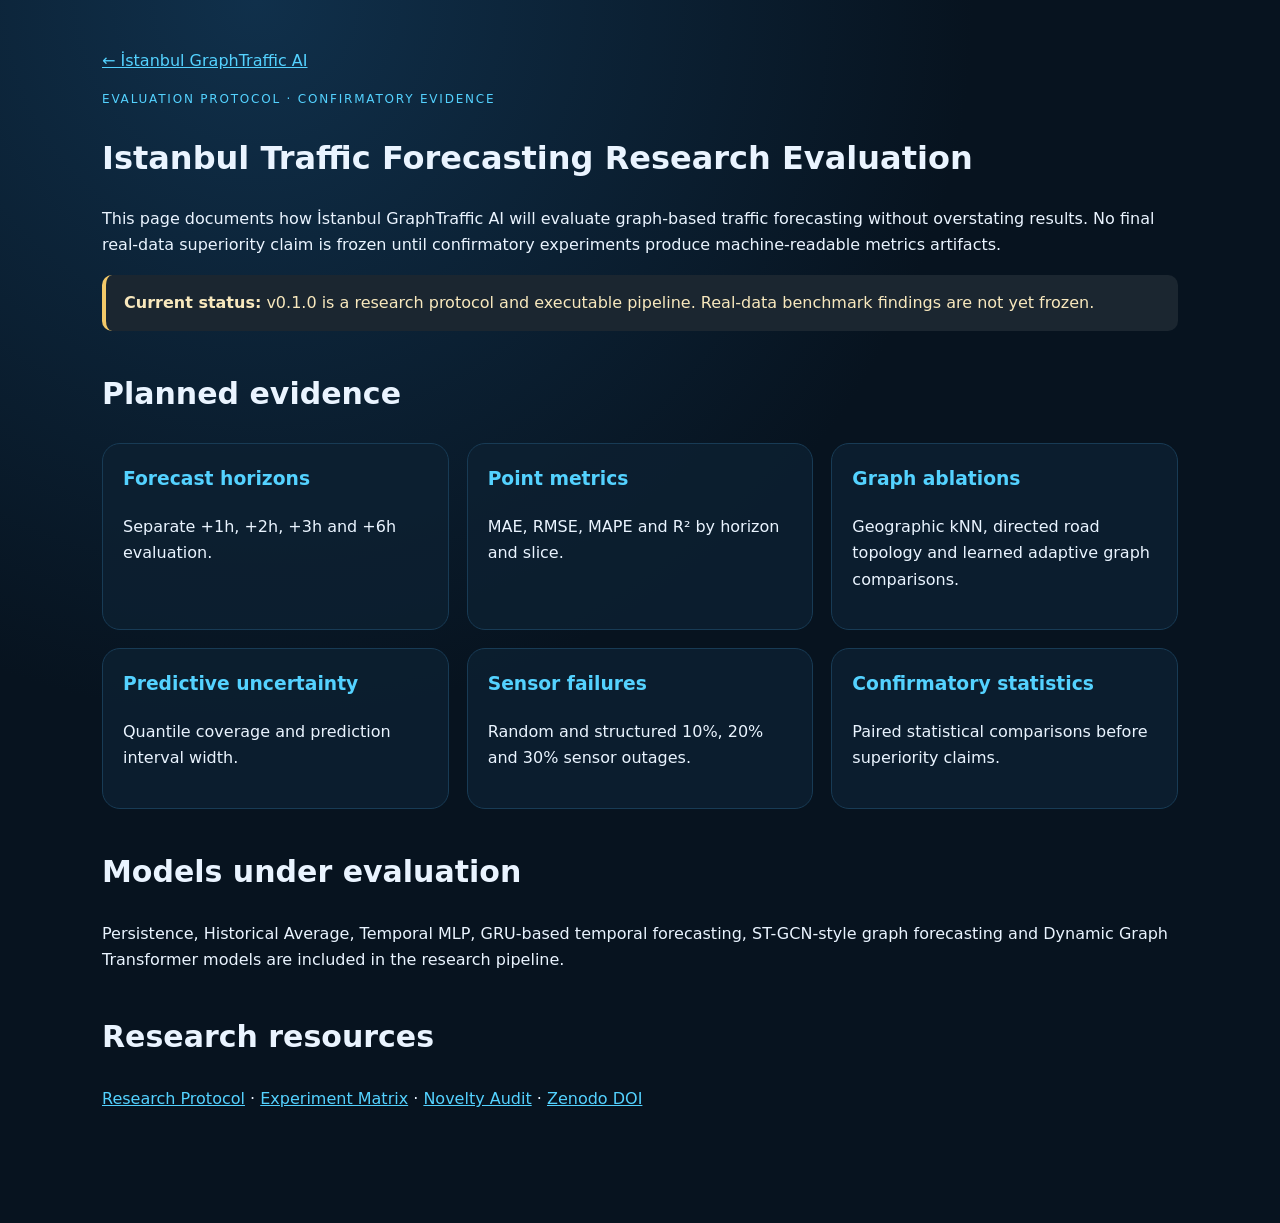
<file: docs/research-findings.html>
<!doctype html><html lang="en"><head><meta charset="utf-8"><meta name="viewport" content="width=device-width,initial-scale=1"><title>Istanbul Traffic Forecasting Research Evaluation | GraphTraffic AI</title><meta name="description" content="Evaluation protocol for İstanbul GraphTraffic AI: multi-horizon traffic forecasting metrics, graph ablations, predictive uncertainty, sensor-failure robustness and confirmatory statistical analysis."><meta name="robots" content="index,follow,max-image-preview:large,max-snippet:-1"><link rel="canonical" href="https://faramarzkowsari.github.io/istanbul-graphtraffic-ai/research-findings.html"><script type="application/ld+json">{"@context": "https://schema.org", "@type": "CreativeWork", "name": "İstanbul GraphTraffic AI Research Evaluation", "description": "Evaluation protocol for İstanbul GraphTraffic AI: multi-horizon traffic forecasting metrics, graph ablations, predictive uncertainty, sensor-failure robustness and confirmatory statistical analysis.", "url": "https://faramarzkowsari.github.io/istanbul-graphtraffic-ai/research-findings.html", "creator": {"@type": "Person", "name": "Faramarz Kowsari", "url": "https://faramarzkowsari.github.io/"}, "isPartOf": {"@type": "CreativeWork", "name": "İstanbul GraphTraffic AI", "url": "https://faramarzkowsari.github.io/istanbul-graphtraffic-ai/"}, "datePublished": "2026-08-13", "inLanguage": "en"}</script><link rel="stylesheet" href="assets/site.css"></head><body><main class="wrap"><p><a href="./">← İstanbul GraphTraffic AI</a></p><div class="eyebrow">Evaluation protocol · confirmatory evidence</div><h1>Istanbul Traffic Forecasting Research Evaluation</h1><p>This page documents how İstanbul GraphTraffic AI will evaluate graph-based traffic forecasting without overstating results. No final real-data superiority claim is frozen until confirmatory experiments produce machine-readable metrics artifacts.</p><div class="notice"><strong>Current status:</strong> v0.1.0 is a research protocol and executable pipeline. Real-data benchmark findings are not yet frozen.</div><section><h2>Planned evidence</h2><div class="grid"><div class="card"><h3>Forecast horizons</h3><p>Separate +1h, +2h, +3h and +6h evaluation.</p></div><div class="card"><h3>Point metrics</h3><p>MAE, RMSE, MAPE and R² by horizon and slice.</p></div><div class="card"><h3>Graph ablations</h3><p>Geographic kNN, directed road topology and learned adaptive graph comparisons.</p></div><div class="card"><h3>Predictive uncertainty</h3><p>Quantile coverage and prediction interval width.</p></div><div class="card"><h3>Sensor failures</h3><p>Random and structured 10%, 20% and 30% sensor outages.</p></div><div class="card"><h3>Confirmatory statistics</h3><p>Paired statistical comparisons before superiority claims.</p></div></div></section><section><h2>Models under evaluation</h2><p>Persistence, Historical Average, Temporal MLP, GRU-based temporal forecasting, ST-GCN-style graph forecasting and Dynamic Graph Transformer models are included in the research pipeline.</p></section><section><h2>Research resources</h2><p><a href="https://github.com/FaramarzKowsari/istanbul-graphtraffic-ai/blob/main/docs/research_protocol.md">Research Protocol</a> · <a href="https://github.com/FaramarzKowsari/istanbul-graphtraffic-ai/blob/main/docs/experiment_matrix.md">Experiment Matrix</a> · <a href="https://github.com/FaramarzKowsari/istanbul-graphtraffic-ai/blob/main/docs/novelty_audit.md">Novelty Audit</a> · <a href="https://doi.org/10.5281/zenodo.21916357">Zenodo DOI</a></p></section></main></body></html>
</file>
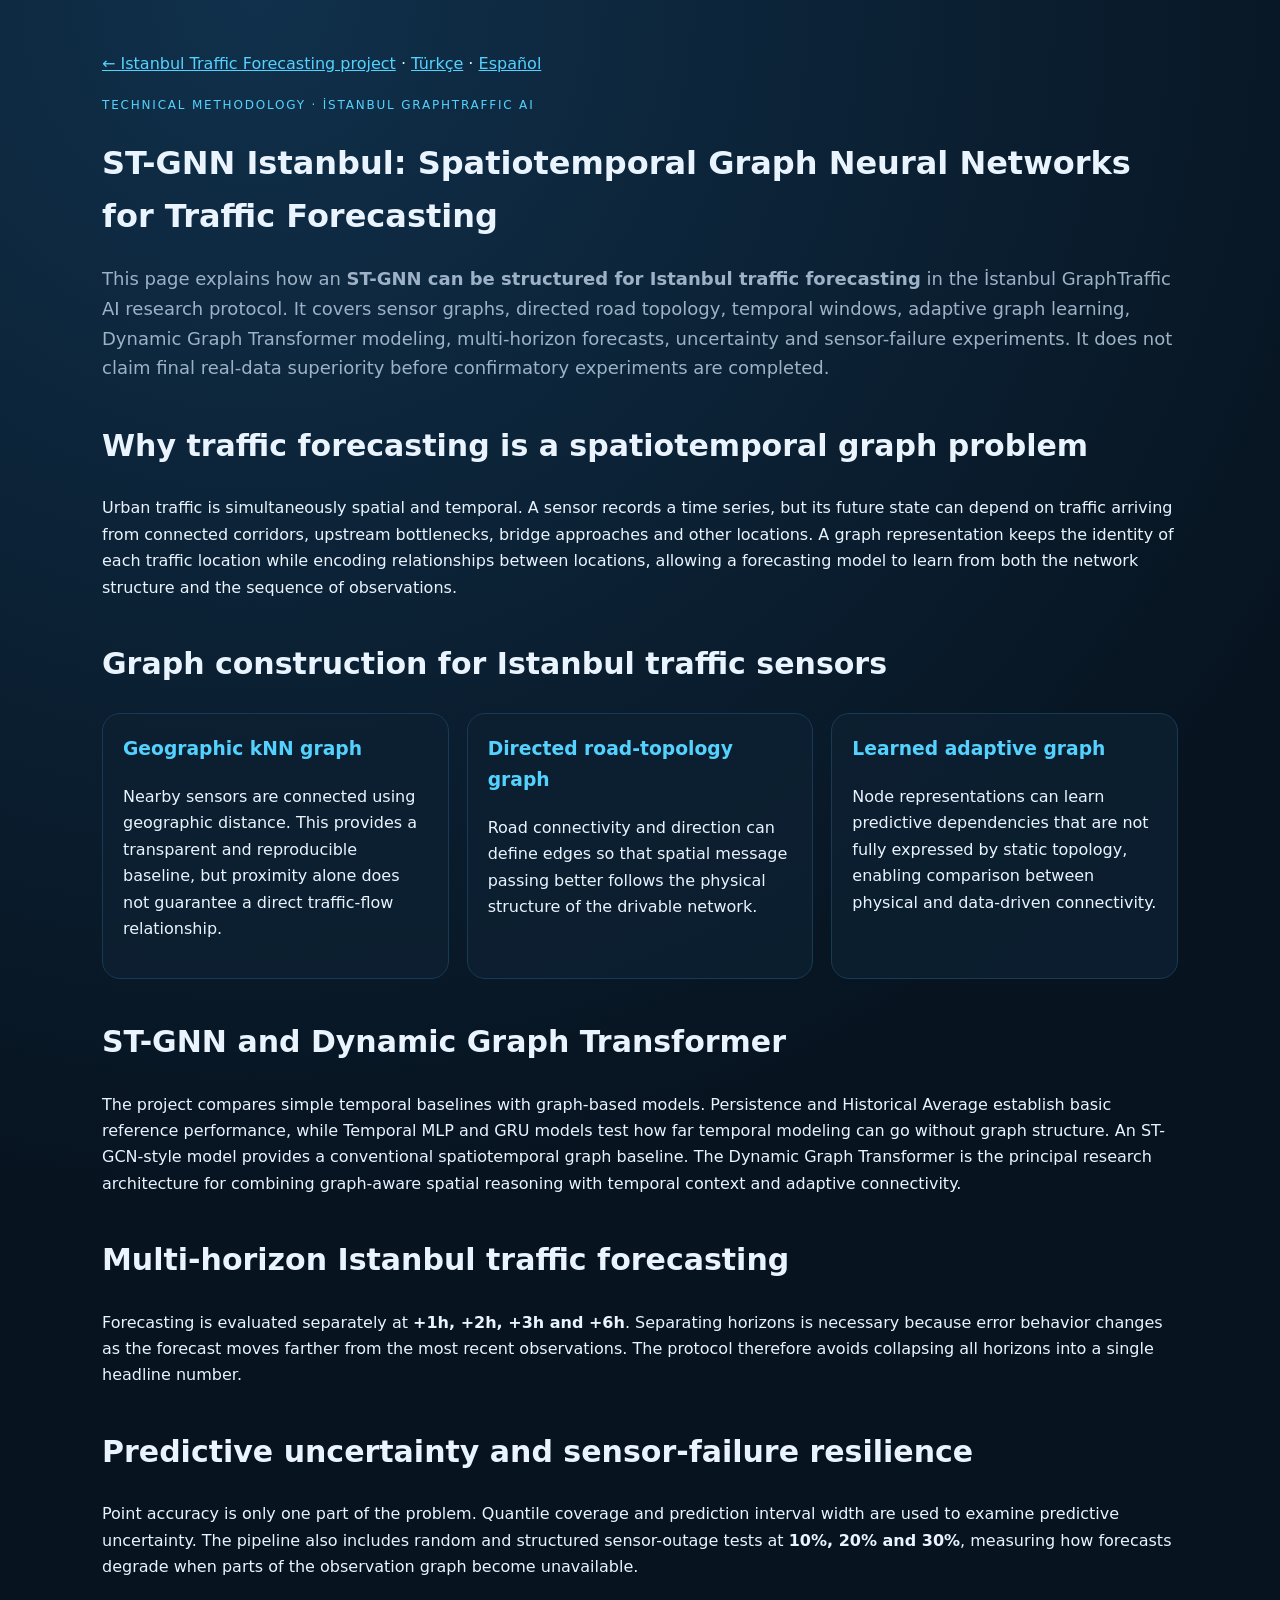
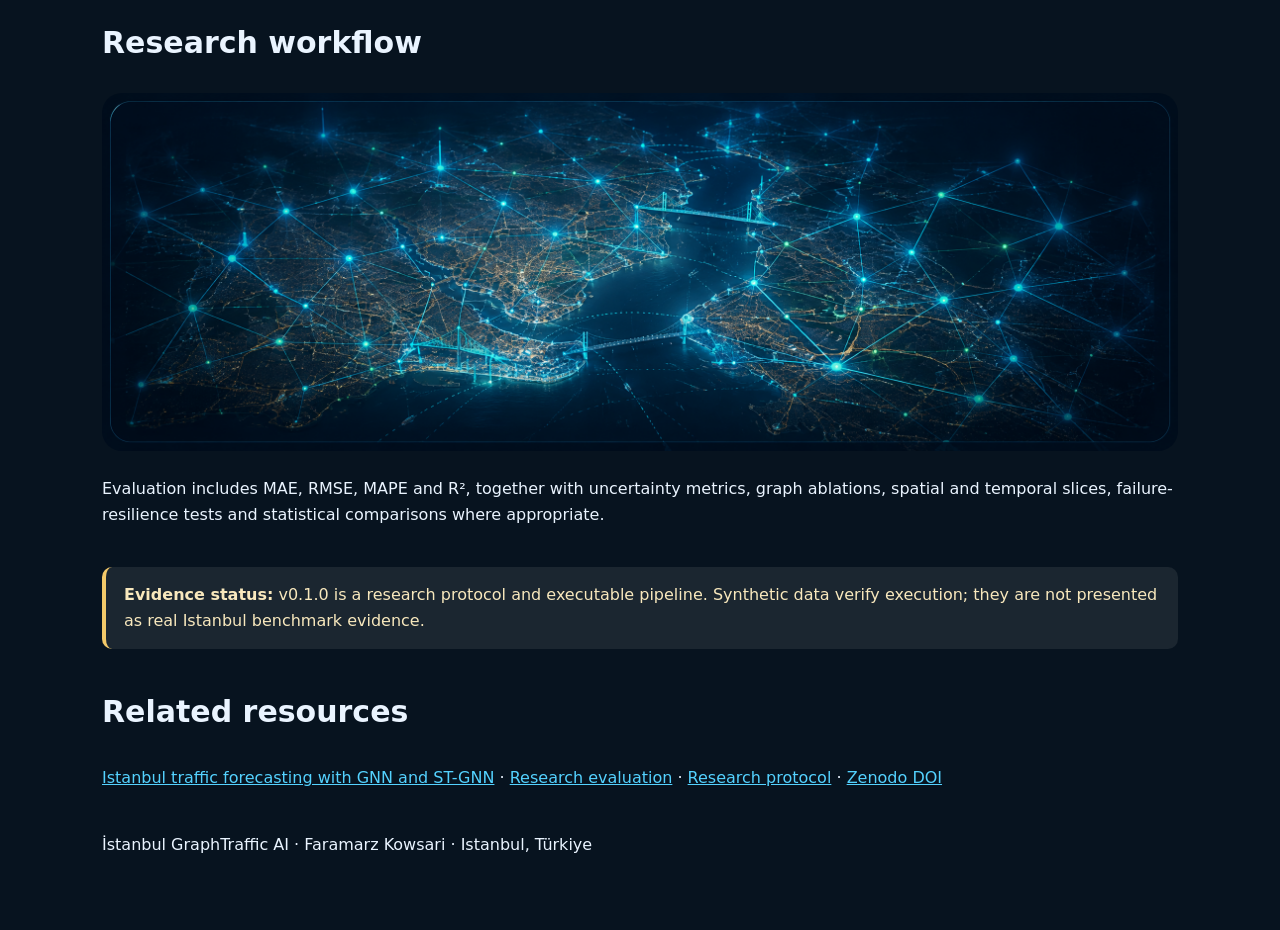
<file: docs/st-gnn-istanbul.html>
<!doctype html>
<html lang="en"><head><meta charset="utf-8"><meta name="viewport" content="width=device-width,initial-scale=1">
<title>ST-GNN Istanbul: Spatiotemporal Graph Neural Networks for Traffic Forecasting | GraphTraffic AI</title>
<meta name="description" content="ST-GNN Istanbul methodology for traffic forecasting: sensor graphs, directed road topology, temporal windows, Dynamic Graph Transformer, uncertainty and multi-horizon evaluation.">
<meta name="robots" content="index,follow,max-image-preview:large,max-snippet:-1"><meta name="author" content="Faramarz Kowsari">
<link rel="canonical" href="https://faramarzkowsari.github.io/istanbul-graphtraffic-ai/st-gnn-istanbul.html"><meta property="og:type" content="article"><meta property="og:url" content="https://faramarzkowsari.github.io/istanbul-graphtraffic-ai/st-gnn-istanbul.html"><meta property="og:title" content="ST-GNN Istanbul: Spatiotemporal Graph Neural Networks for Traffic Forecasting"><meta property="og:description" content="Technical methodology for graph-based Istanbul traffic forecasting with ST-GNN and Dynamic Graph Transformer."><meta property="og:image" content="https://faramarzkowsari.github.io/istanbul-graphtraffic-ai/assets/research-workflow.png">
<script type="application/ld+json">{"@context":"https://schema.org","@type":"TechArticle","headline":"ST-GNN Istanbul: Spatiotemporal Graph Neural Networks for Traffic Forecasting","description":"Technical methodology for ST-GNN Istanbul traffic forecasting, including graph construction, temporal modeling, uncertainty and sensor-failure evaluation.","url":"https://faramarzkowsari.github.io/istanbul-graphtraffic-ai/st-gnn-istanbul.html","datePublished":"2026-08-13","dateModified":"2026-08-13","author":{"@type":"Person","name":"Faramarz Kowsari","url":"https://faramarzkowsari.github.io/"},"about":{"@type":"SoftwareSourceCode","name":"İstanbul GraphTraffic AI","codeRepository":"https://github.com/FaramarzKowsari/istanbul-graphtraffic-ai"},"inLanguage":"en"}</script>
<link rel="stylesheet" href="assets/site.css"><style>.lead{font-size:18px;color:var(--muted)}.method-grid{display:grid;grid-template-columns:repeat(3,1fr);gap:18px}.method-card{background:rgba(13,32,49,.82);border:1px solid var(--line);border-radius:18px;padding:20px}.method-card h3{color:var(--cyan);margin-top:0}.workflow-image img{width:100%;height:auto;border-radius:20px}.links{line-height:2}@media(max-width:800px){.method-grid{grid-template-columns:1fr}}</style></head>
<body><main class="wrap"><p class="links"><a href="./">← Istanbul Traffic Forecasting project</a> · <a href="tr/">Türkçe</a> · <a href="es/">Español</a></p><div class="eyebrow">Technical methodology · İstanbul GraphTraffic AI</div>
<h1>ST-GNN Istanbul: Spatiotemporal Graph Neural Networks for Traffic Forecasting</h1>
<p class="lead">This page explains how an <strong>ST-GNN can be structured for Istanbul traffic forecasting</strong> in the İstanbul GraphTraffic AI research protocol. It covers sensor graphs, directed road topology, temporal windows, adaptive graph learning, Dynamic Graph Transformer modeling, multi-horizon forecasts, uncertainty and sensor-failure experiments. It does not claim final real-data superiority before confirmatory experiments are completed.</p>
<section><h2>Why traffic forecasting is a spatiotemporal graph problem</h2><p>Urban traffic is simultaneously spatial and temporal. A sensor records a time series, but its future state can depend on traffic arriving from connected corridors, upstream bottlenecks, bridge approaches and other locations. A graph representation keeps the identity of each traffic location while encoding relationships between locations, allowing a forecasting model to learn from both the network structure and the sequence of observations.</p></section>
<section><h2>Graph construction for Istanbul traffic sensors</h2><div class="method-grid"><div class="method-card"><h3>Geographic kNN graph</h3><p>Nearby sensors are connected using geographic distance. This provides a transparent and reproducible baseline, but proximity alone does not guarantee a direct traffic-flow relationship.</p></div><div class="method-card"><h3>Directed road-topology graph</h3><p>Road connectivity and direction can define edges so that spatial message passing better follows the physical structure of the drivable network.</p></div><div class="method-card"><h3>Learned adaptive graph</h3><p>Node representations can learn predictive dependencies that are not fully expressed by static topology, enabling comparison between physical and data-driven connectivity.</p></div></div></section>
<section><h2>ST-GNN and Dynamic Graph Transformer</h2><p>The project compares simple temporal baselines with graph-based models. Persistence and Historical Average establish basic reference performance, while Temporal MLP and GRU models test how far temporal modeling can go without graph structure. An ST-GCN-style model provides a conventional spatiotemporal graph baseline. The Dynamic Graph Transformer is the principal research architecture for combining graph-aware spatial reasoning with temporal context and adaptive connectivity.</p></section>
<section><h2>Multi-horizon Istanbul traffic forecasting</h2><p>Forecasting is evaluated separately at <strong>+1h, +2h, +3h and +6h</strong>. Separating horizons is necessary because error behavior changes as the forecast moves farther from the most recent observations. The protocol therefore avoids collapsing all horizons into a single headline number.</p></section>
<section><h2>Predictive uncertainty and sensor-failure resilience</h2><p>Point accuracy is only one part of the problem. Quantile coverage and prediction interval width are used to examine predictive uncertainty. The pipeline also includes random and structured sensor-outage tests at <strong>10%, 20% and 30%</strong>, measuring how forecasts degrade when parts of the observation graph become unavailable.</p></section>
<section><h2>Research workflow</h2><div class="workflow-image"><img src="assets/research-workflow.png" alt="ST-GNN Istanbul traffic forecasting methodology workflow" loading="lazy"></div><p>Evaluation includes MAE, RMSE, MAPE and R², together with uncertainty metrics, graph ablations, spatial and temporal slices, failure-resilience tests and statistical comparisons where appropriate.</p></section>
<section><div class="notice"><strong>Evidence status:</strong> v0.1.0 is a research protocol and executable pipeline. Synthetic data verify execution; they are not presented as real Istanbul benchmark evidence.</div></section>
<section><h2>Related resources</h2><p class="links"><a href="./">Istanbul traffic forecasting with GNN and ST-GNN</a> · <a href="research-findings.html">Research evaluation</a> · <a href="https://github.com/FaramarzKowsari/istanbul-graphtraffic-ai/blob/main/docs/research_protocol.md">Research protocol</a> · <a href="https://doi.org/10.5281/zenodo.21916357">Zenodo DOI</a></p></section>
<footer>İstanbul GraphTraffic AI · Faramarz Kowsari · Istanbul, Türkiye</footer></main></body></html>
</file>
<file: docs/assets/site.css>
:root{--bg:#07131f;--panel:#0d2031;--ink:#eaf4ff;--muted:#9db2c6;--cyan:#54d2ff;--gold:#f3c969;--line:#183b55}*{box-sizing:border-box}body{margin:0;background:radial-gradient(circle at 20% 0,#10304b 0,#07131f 45%);color:var(--ink);font:16px/1.65 Inter,system-ui,Segoe UI,sans-serif}.wrap{max-width:1120px;margin:auto;padding:32px 22px 72px}a{color:var(--cyan)}header{display:grid;grid-template-columns:1.4fr .8fr;gap:30px;align-items:center;padding:55px 0}.eyebrow{letter-spacing:.15em;text-transform:uppercase;color:var(--cyan);font-size:12px}.hero h1{font-size:clamp(38px,6vw,72px);line-height:1.02;margin:.2em 0}.hero p{font-size:20px;color:var(--muted)}.profile{background:linear-gradient(145deg,#0f2a40,#0a1824);border:1px solid var(--line);border-radius:28px;padding:24px;text-align:center}.profile img{width:150px;height:150px;border-radius:50%;object-fit:cover;border:3px solid var(--cyan)}.grid{display:grid;grid-template-columns:repeat(3,1fr);gap:18px}.card{background:rgba(13,32,49,.82);border:1px solid var(--line);border-radius:18px;padding:20px}.card h3{margin-top:0;color:var(--cyan)}.tag{display:inline-block;padding:5px 9px;border:1px solid var(--line);border-radius:999px;margin:3px;color:var(--muted);font-size:13px}.notice{padding:15px 18px;border-left:4px solid var(--gold);background:#1b2630;border-radius:10px;color:#f8e8bd}section{margin:38px 0}h2{font-size:30px}table{width:100%;border-collapse:collapse;background:var(--panel)}th,td{padding:12px;border:1px solid var(--line);text-align:left}code{background:#10293c;padding:2px 6px;border-radius:5px}.graph{width:100%;min-height:250px;border-radius:22px;border:1px solid var(--line);background:linear-gradient(135deg,#07131f,#102b40);position:relative;overflow:hidden}.graph:before,.graph:after{content:"";position:absolute;inset:-10%;background-image:linear-gradient(30deg,transparent 48%,rgba(84,210,255,.13) 49%,rgba(84,210,255,.13) 51%,transparent 52%);background-size:70px 70px;transform:rotate(6deg)}.graph:after{background-size:110px 110px;transform:rotate(-14deg);opacity:.6}@media(max-width:800px){header{grid-template-columns:1fr}.grid{grid-template-columns:1fr}}
</file>
